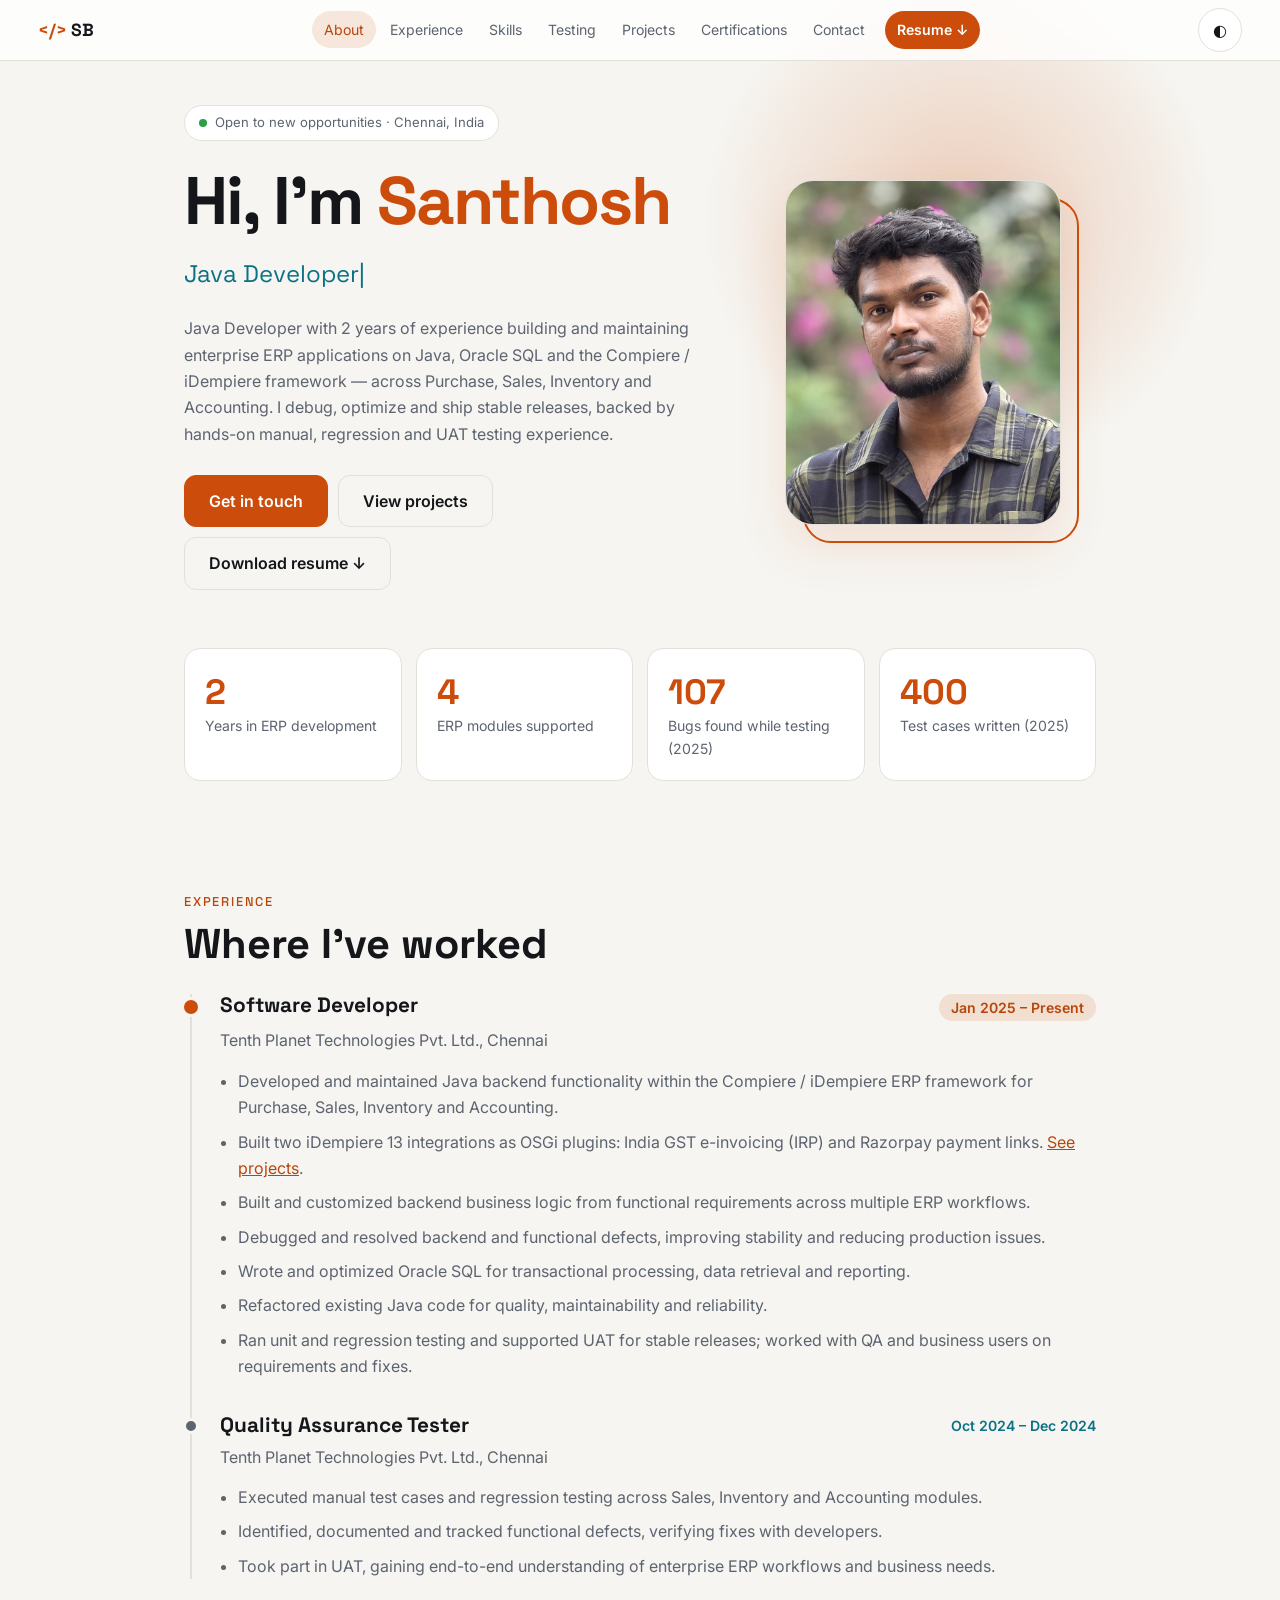
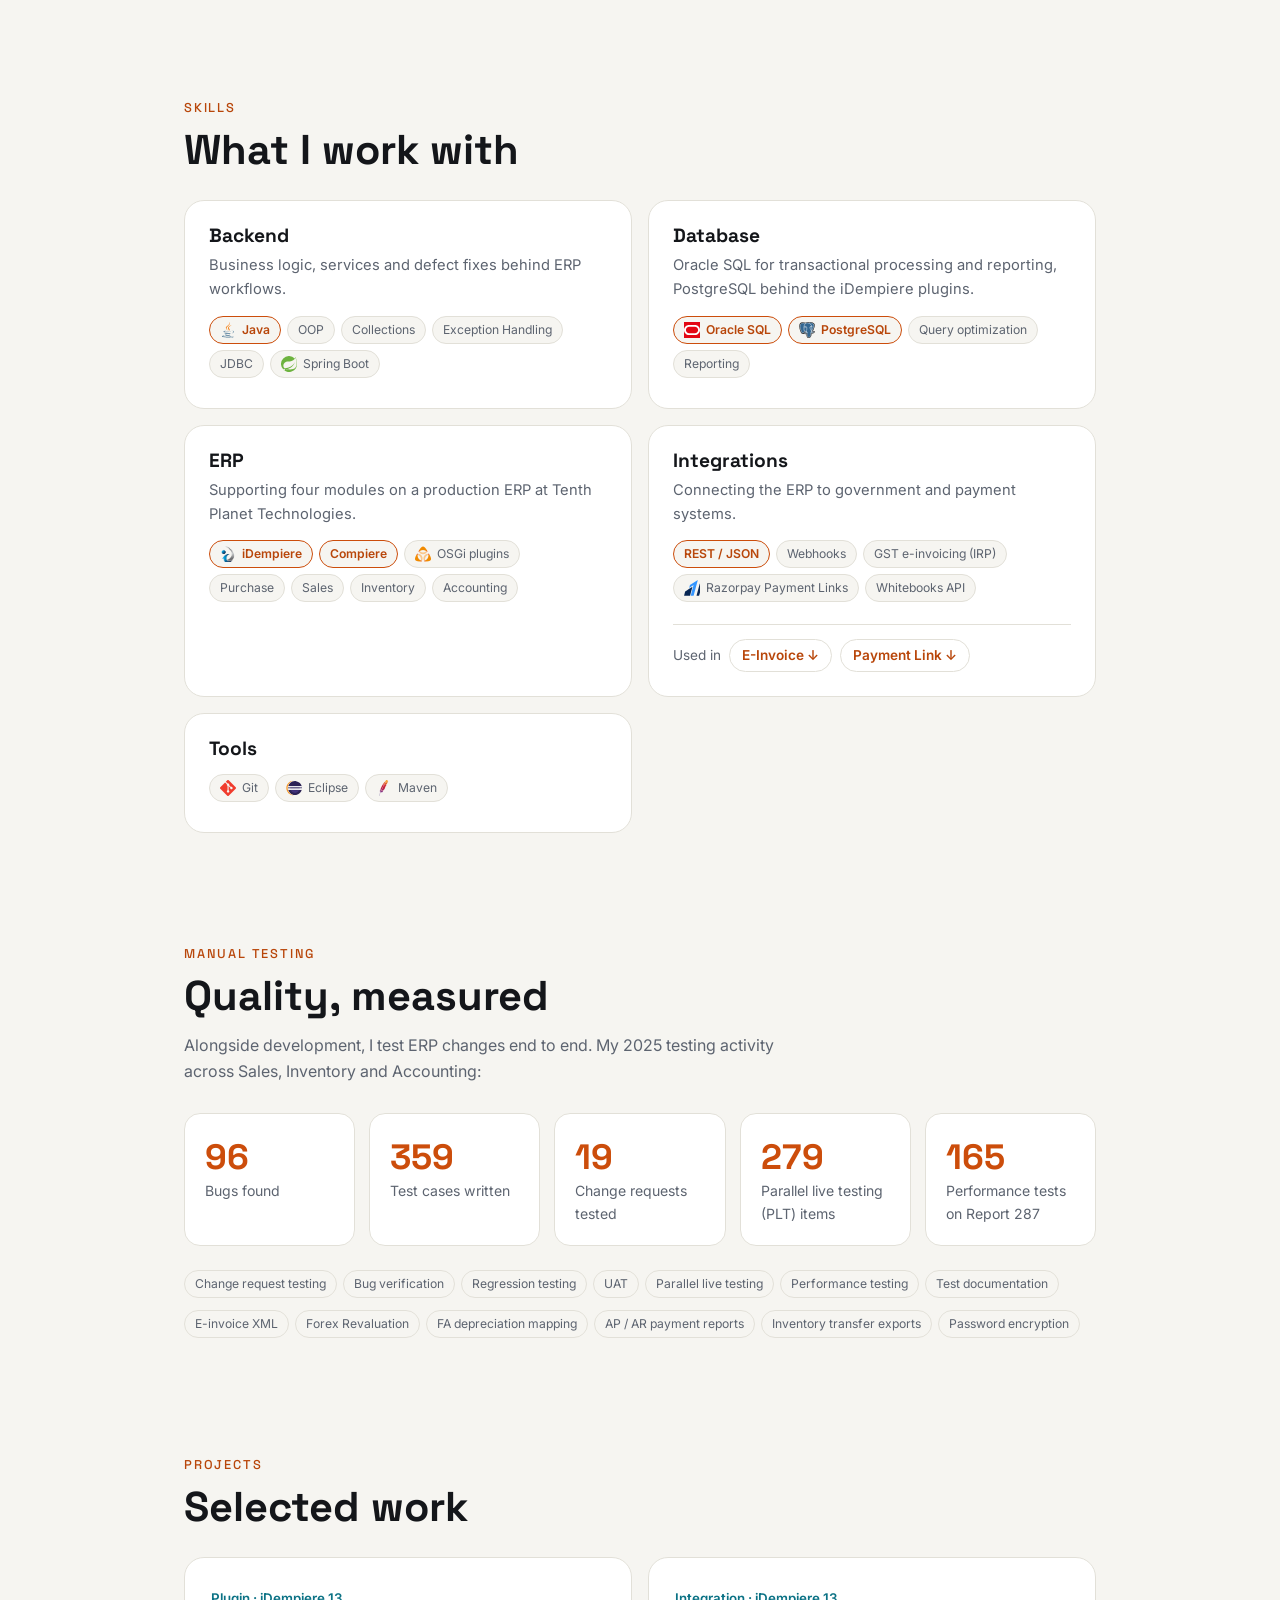
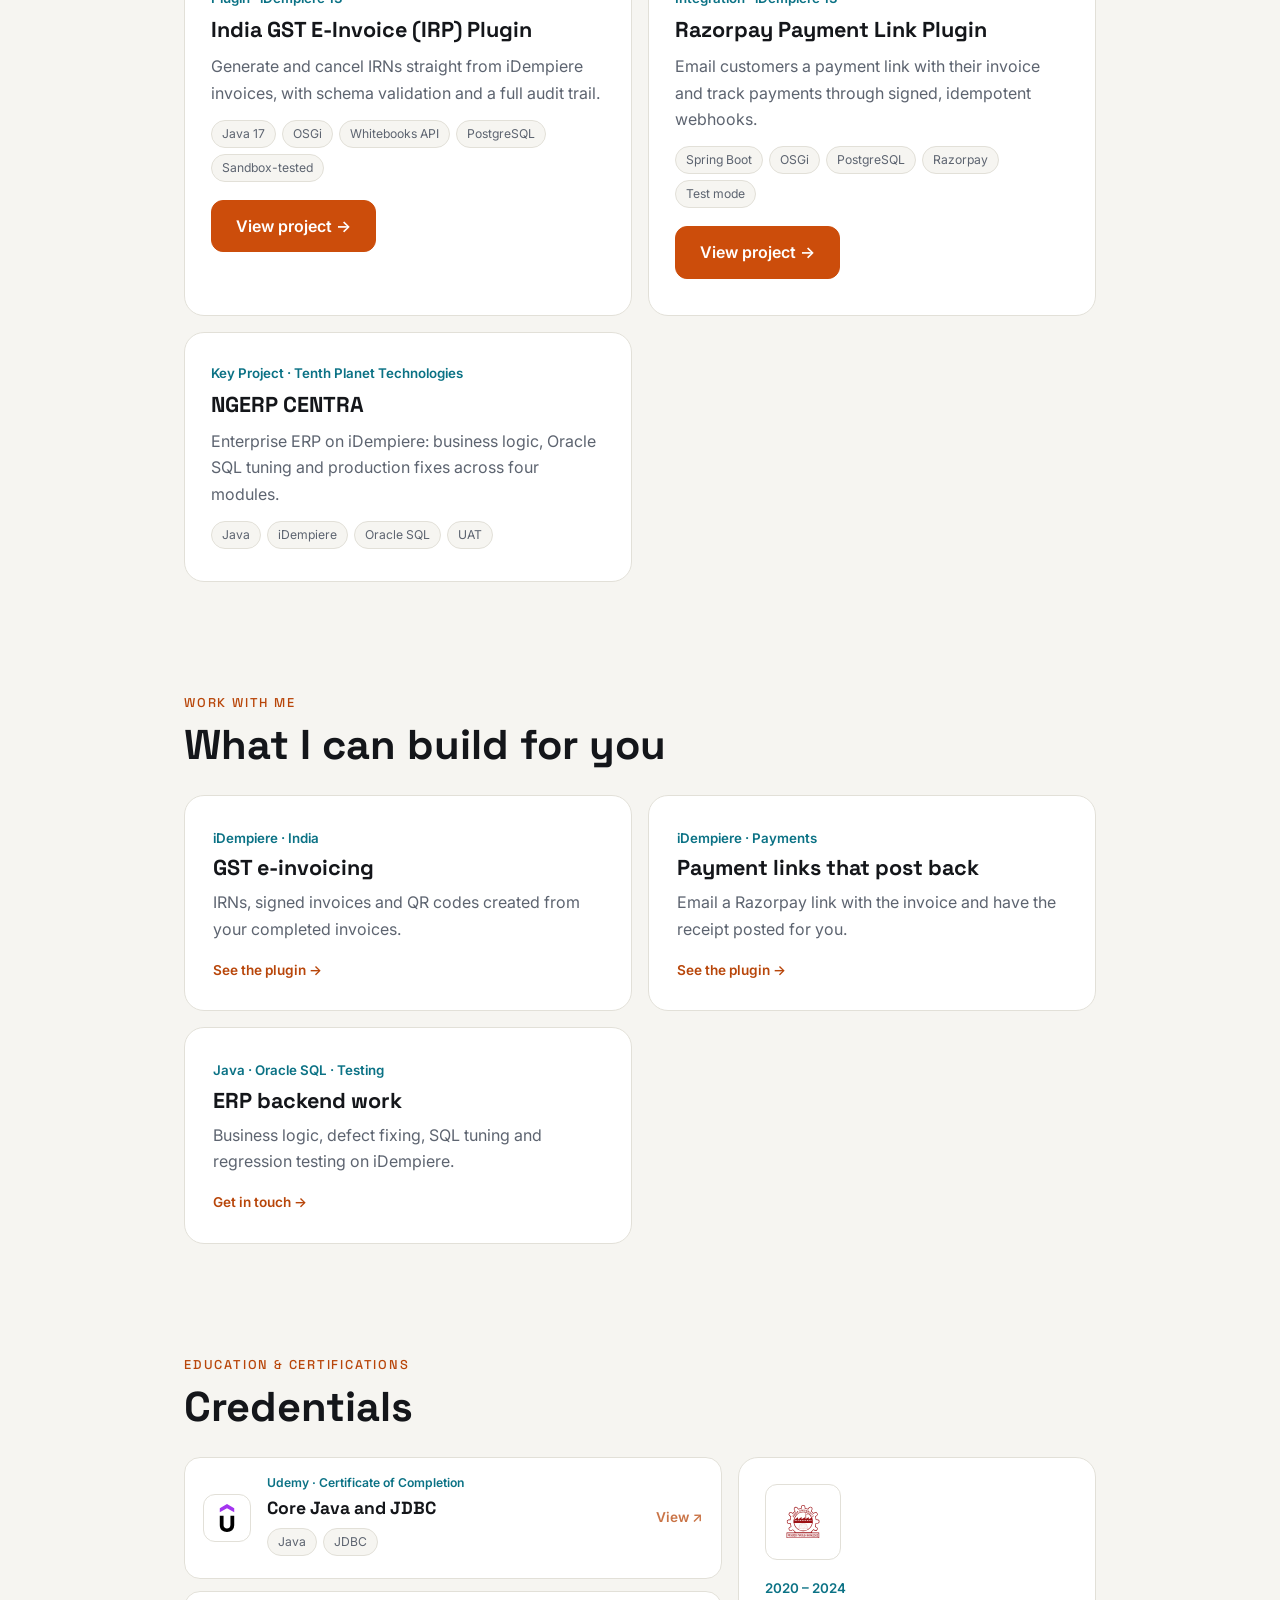
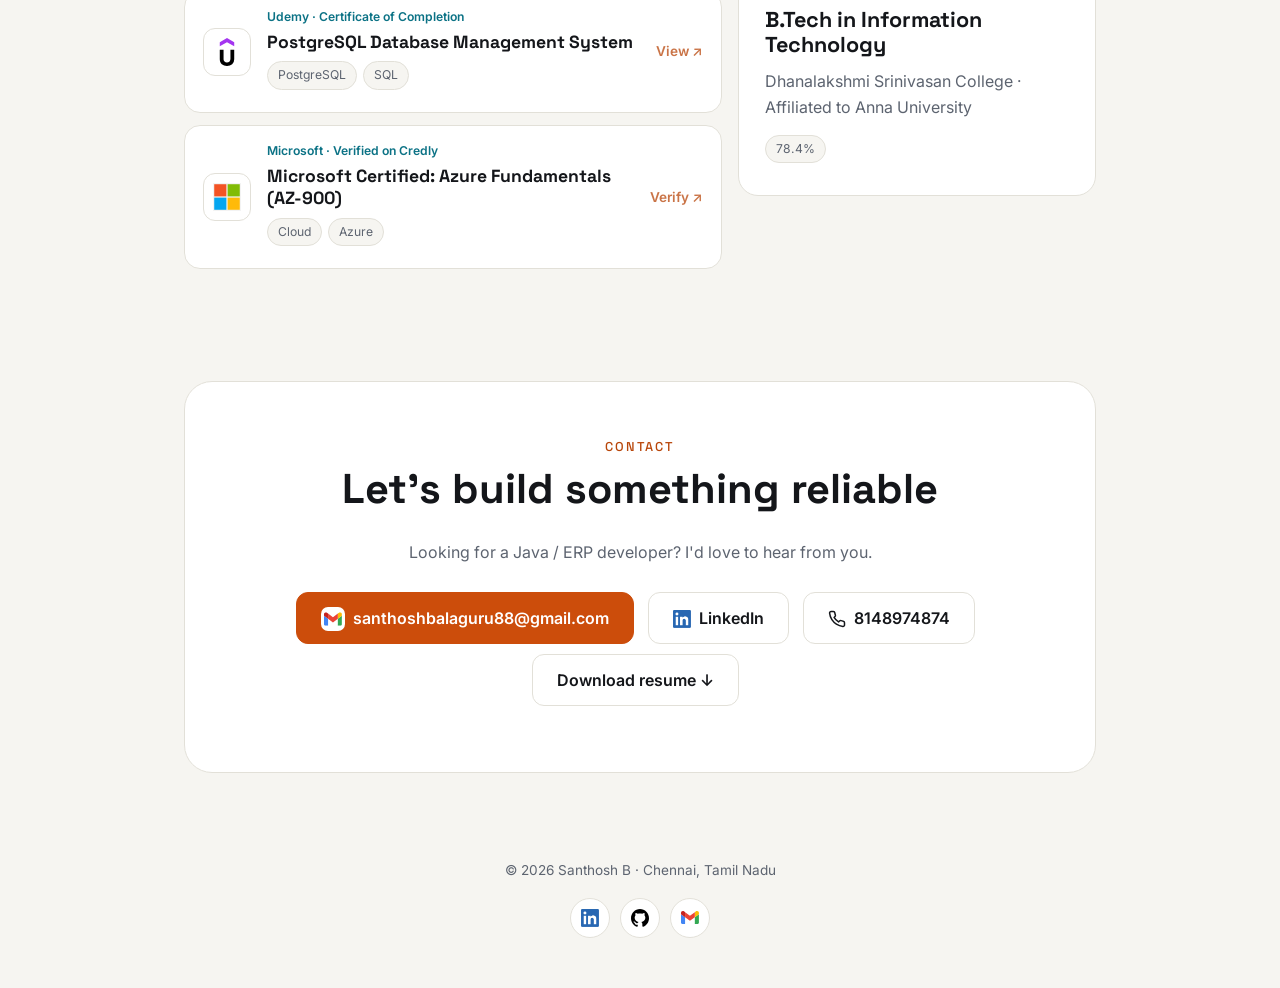
<file: index.html>
<!DOCTYPE html>
<html lang="en-IN">
<head>
<meta charset="utf-8">
<meta name="viewport" content="width=device-width, initial-scale=1, viewport-fit=cover">
<title>Santhosh B | Java Developer · iDempiere &amp; Oracle SQL</title>
<meta name="description" content="Santhosh B, Java Developer in Chennai: 2 years building enterprise ERP apps on Compiere / iDempiere and Oracle SQL, plus regression and UAT testing.">
<meta name="author" content="Santhosh B">
<meta name="robots" content="index,follow,max-image-preview:large">
<meta name="theme-color" content="#f6f5f1" media="(prefers-color-scheme: light)">
<meta name="theme-color" content="#0e1013" media="(prefers-color-scheme: dark)">
<!-- <meta name="theme-color" content="#cc4d0b"> -->
<link rel="canonical" href="https://santhoshbalaguru.website/">
<meta property="og:type" content="website">
<meta property="og:locale" content="en_IN">
<meta property="og:title" content="Santhosh B | Java Developer · iDempiere &amp; Oracle SQL">
<meta property="og:description" content="Santhosh B, Java Developer in Chennai: 2 years building enterprise ERP apps on Compiere / iDempiere and Oracle SQL, plus regression and UAT testing.">
<meta property="og:url" content="https://santhoshbalaguru.website/">
<meta property="og:site_name" content="Santhosh B">
<meta property="og:image" content="https://santhoshbalaguru.website/og-image.png">
<meta property="og:image:width" content="1200">
<meta property="og:image:height" content="630">
<meta property="og:image:alt" content="Santhosh B, Java Developer">
<meta name="twitter:card" content="summary_large_image">
<meta name="twitter:image" content="https://santhoshbalaguru.website/og-image.png">
<meta name="twitter:title" content="Santhosh B | Java Developer · iDempiere &amp; Oracle SQL">
<meta name="twitter:description" content="Santhosh B, Java Developer in Chennai: 2 years building enterprise ERP apps on Compiere / iDempiere and Oracle SQL, plus regression and UAT testing.">
<script type="application/ld+json">
{"@context":"https://schema.org","@type":"Person","name":"Santhosh B","url":"https://santhoshbalaguru.website/","jobTitle":"Java Developer","description":"Santhosh B, Java Developer in Chennai: 2 years building enterprise ERP apps on Compiere / iDempiere and Oracle SQL, plus regression and UAT testing.","address":{"@type":"PostalAddress","addressLocality":"Chennai","addressRegion":"Tamil Nadu","addressCountry":"IN"},"worksFor":{"@type":"Organization","name":"Tenth Planet Technologies Pvt. Ltd."},"alumniOf":{"@type":"CollegeOrUniversity","name":"Dhanalakshmi Srinivasan College"},"knowsAbout":["Java","JDBC","Spring Boot","Oracle SQL","PostgreSQL","iDempiere","Compiere","OSGi","ERP","REST APIs","GST e-invoicing","Razorpay Payment Links","Manual Testing","Regression Testing","UAT"],"sameAs":["https://linkedin.com/in/santhoshb88","https://github.com/santhoshbalaguru-dev"]}
</script>
<link rel="icon" type="image/png" href="/favicon.png">
<link rel="preconnect" href="https://fonts.googleapis.com">
<link rel="preconnect" href="https://fonts.gstatic.com" crossorigin>
<link href="https://fonts.googleapis.com/css2?family=Space+Grotesk:wght@500;700&family=Inter:wght@400;500;600&display=swap" rel="stylesheet">
<link rel="stylesheet" href="/site.css">
<script src="/site.js"></script>
<noscript><style>.rv{opacity:1;transform:none}.stat b{font-size:0}.stat b:after{content:attr(data-n);font-size:2.2rem}.type{display:none}</style></noscript>
<style>
/* index-only styles (shared theme, layout and animations are in site.css) */
.type{font-family:'Space Grotesk',sans-serif;font-size:clamp(1.1rem,3vw,1.5rem);color:var(--acc2);min-height:1.8em}
.type:after{content:"|";animation:p 1s infinite}
.tl{border-left:2px solid var(--line);margin-left:6px;padding-left:28px}.tl>div{position:relative;margin-bottom:34px}.tl>div:last-child{margin-bottom:0}.tl>div:before{content:"";box-sizing:border-box;position:absolute;left:-37px;top:4px;width:16px;height:16px;border-radius:50%;background:var(--acc);border:3px solid var(--bg)}.tl ul{margin:0;padding-left:18px;color:var(--mute)}.tl li{margin-bottom:8px}.tl li a{color:var(--acc-text)}
.tl>div:not(.now):before{background:var(--mute)}
.tl>.now:before{left:-39px;top:3px;width:20px;height:20px;animation:now 2.4s ease-out infinite}
.tl>.now .when{color:var(--acc-text);background:color-mix(in srgb,var(--acc) 13%,transparent);padding:2px 12px;border-radius:99px}
@keyframes now{0%{box-shadow:0 0 0 0 color-mix(in srgb,var(--acc) 45%,transparent)}100%{box-shadow:0 0 0 12px transparent}}
@media(prefers-reduced-motion:reduce){.tl>.now:before{animation:none}}
.row{display:flex;justify-content:space-between;gap:10px;flex-wrap:wrap;margin-bottom:6px}
.row h3{font-size:1.3rem}.when{color:var(--acc2);font-size:.88rem;font-weight:600}
.co{color:var(--mute);margin-bottom:14px}
.bars{display:grid;grid-template-columns:repeat(auto-fit,minmax(min(300px,100%),1fr));gap:16px}
.sk{background:var(--card);border:1px solid var(--line);border-radius:20px;padding:24px;transition:.3s}
.sk:hover{border-color:var(--acc);box-shadow:0 14px 34px var(--glow)}
.sk h3{font-size:1.2rem;margin-bottom:6px}.sk>p{margin:0;color:var(--mute);font-size:.92rem}
.sk .pills{margin-top:14px}.sk .pills span.p{border-color:var(--acc);color:var(--acc-text);font-weight:600}
.sk .seen{display:flex;flex-wrap:wrap;align-items:center;gap:8px;margin-top:16px;padding-top:14px;border-top:1px solid var(--line);font-size:.85rem;color:var(--mute)}
.sk .seen a{color:var(--acc-text);font-weight:600;text-decoration:none;padding:4px 12px;border:1px solid var(--line);border-radius:99px;transition:.2s}
.sk .seen a:hover{border-color:var(--acc);background:color-mix(in srgb,var(--acc) 10%,transparent)}
.card.hl{border-color:var(--acc);box-shadow:0 0 0 3px color-mix(in srgb,var(--acc) 35%,transparent),0 14px 34px var(--glow)}
.edu-grid{display:grid;grid-template-columns:minmax(0,1.2fr) minmax(0,.8fr);gap:16px;align-items:start}
@media(max-width:860px){.edu-grid{grid-template-columns:1fr}}
.edu-card .pills{margin-top:6px}
.certs{display:grid;gap:12px;margin:0}
.cert{display:flex;align-items:center;gap:16px;border:1px solid var(--line);border-radius:16px;padding:16px 18px;background:var(--card);text-decoration:none;color:var(--ink);position:relative;transition:.25s}
.cert .go{margin-top:0;white-space:nowrap}
.lg{flex:none;display:grid;place-items:center;width:48px;height:48px;border-radius:12px;background:#fff;border:1px solid var(--line)}
.lg img{width:28px;height:28px;object-fit:contain}
.edu-card .lg{width:76px;height:76px;margin-bottom:14px}
.edu-card .lg img{width:56px;height:56px}
.cert .pills{margin-top:8px}
.cert:hover,.cert:focus-visible{transform:translateY(-4px);border-color:var(--acc);box-shadow:0 14px 34px var(--glow);outline:none}
.cb{flex:1;min-width:0;width:100%}.cb small{display:block;color:var(--acc2);font-weight:600;font-size:.76rem;line-height:1.4;margin-bottom:6px}
.cb b{display:block;font-family:'Space Grotesk',sans-serif;font-size:1.1rem;line-height:1.3;overflow-wrap:anywhere}
.go{flex:none;margin-top:auto;font-size:.85rem;font-weight:600;color:var(--acc-text);opacity:.75;transition:.25s}
.cert:hover .go{opacity:1;transform:translateX(3px)}
.card.next .go{opacity:1}
.contact{text-align:center}
.contact .box{background:var(--card);border:1px solid var(--line);border-radius:28px;padding:56px 24px}
.contact p{color:var(--mute);max-width:480px;margin:0 auto 26px}
@media(prefers-reduced-motion:reduce){.type:after{animation:none}.sk,.cert,.go,.sk .seen a{transition:none}.cert:hover,.cert:focus-visible,.cert:hover .go{transform:none}}
@media(hover:none){.cert:hover,.cert:focus-visible{transform:none;border-color:var(--line);box-shadow:none}.sk:hover{border-color:var(--line);box-shadow:none}}
.hero-grid{display:grid;grid-template-columns:minmax(0,1.2fr) minmax(0,.8fr);gap:48px;align-items:center}
.hero-grid h1{font-size:clamp(2.6rem,6vw,4.2rem)}
@media(max-width:860px){.hero-grid{grid-template-columns:1fr;gap:32px}}
.portrait{margin:0;justify-self:center;position:relative;isolation:isolate;width:min(340px,80%)}
.portrait:before{content:"";position:absolute;inset:18px -18px -18px 18px;border:2px solid var(--acc);border-radius:28px;z-index:-1}
.ph{aspect-ratio:4/5;overflow:hidden;border-radius:28px;border:1px solid var(--line);background:var(--card);box-shadow:0 22px 50px var(--glow)}
/* zoom = scale, left-right-up-down = translate */
.ph img{display:block;width:100%;height:100%;object-fit:cover;object-position:50% 80%;transform:translate(-7%,12%) scale(2.0);transform-origin:50% 30%}
/* To adjust profile picture in mobile view*/
@media(max-width:860px){
.portrait{display:none}
}
</style>
</head>
<body>
<nav aria-label="Main"><a class="brand" href="#about"><span>&lt;/&gt;</span> SB</a>
<div class="links" id="menu"><a href="#about">About</a><a href="#exp">Experience</a><a href="#skills">Skills</a><a href="#qa">Testing</a><a href="#work">Projects</a><a href="#edu">Certifications</a><a href="#contact">Contact</a><a class="nav-btn" href="/Santhosh_B_Resume.pdf" download>Resume ↓</a></div>
<div class="tools"><button id="theme" aria-label="Toggle theme">◐</button><button id="menu-btn" aria-label="Open menu" aria-expanded="false" aria-controls="menu"><svg width="18" height="18" viewBox="0 0 18 18" fill="none" stroke="currentColor" stroke-width="1.8" stroke-linecap="round" aria-hidden="true"><path class="a" d="M3 5h12M3 9h12M3 13h12"/><path class="x" d="M4 4l10 10M14 4L4 14"/></svg></button></div></nav>

<main>
<section class="hero" id="about">
<div class="hero-grid">
<div>
<span class="tag"><i></i>Open to new opportunities · Chennai, India</span>
<h1>Hi, I'm <em>Santhosh</em></h1>
<div class="type" id="type"></div>
<p class="lead">Java Developer with 2 years of experience building and maintaining enterprise ERP applications on Java, Oracle SQL and the Compiere / iDempiere framework — across Purchase, Sales, Inventory and Accounting. I debug, optimize and ship stable releases, backed by hands-on manual, regression and UAT testing experience.</p>
<a class="btn" href="#contact">Get in touch</a><a class="btn o" href="#work">View projects</a><a class="btn o" href="/Santhosh_B_Resume.pdf" download>Download resume ↓</a>
</div>
<figure class="portrait"><div class="ph"><img src="/profile-photo.jpg" alt="Santhosh B" width="400" height="500" loading="lazy"></div></figure>
</div>
<div class="stats">
<div class="stat"><b data-n="2">0</b><span>Years in ERP development</span></div>
<div class="stat"><b data-n="4">0</b><span>ERP modules supported</span></div>
<div class="stat"><b data-n="107">0</b><span>Bugs found while testing (2025)</span></div>
<div class="stat"><b data-n="400">0</b><span>Test cases written (2025)</span></div>
</div>
</section>

<section id="exp" class="rv">
<div class="eyebrow">Experience</div><h2>Where I've worked</h2>
<div class="tl">
<div class="now"><div class="row"><h3>Software Developer</h3><span class="when">Jan 2025 – Present</span></div><div class="co">Tenth Planet Technologies Pvt. Ltd., Chennai</div>
<ul><li>Developed and maintained Java backend functionality within the Compiere / iDempiere ERP framework for Purchase, Sales, Inventory and Accounting.</li>
<li>Built two iDempiere 13 integrations as OSGi plugins: India GST e-invoicing (IRP) and Razorpay payment links. <a href="#work">See projects</a>.</li>
<li>Built and customized backend business logic from functional requirements across multiple ERP workflows.</li>
<li>Debugged and resolved backend and functional defects, improving stability and reducing production issues.</li>
<li>Wrote and optimized Oracle SQL for transactional processing, data retrieval and reporting.</li>
<li>Refactored existing Java code for quality, maintainability and reliability.</li>
<li>Ran unit and regression testing and supported UAT for stable releases; worked with QA and business users on requirements and fixes.</li></ul></div>
<div><div class="row"><h3>Quality Assurance Tester</h3><span class="when">Oct 2024 – Dec 2024</span></div><div class="co">Tenth Planet Technologies Pvt. Ltd., Chennai</div>
<ul><li>Executed manual test cases and regression testing across Sales, Inventory and Accounting modules.</li>
<li>Identified, documented and tracked functional defects, verifying fixes with developers.</li>
<li>Took part in UAT, gaining end-to-end understanding of enterprise ERP workflows and business needs.</li></ul></div>
</div>
</section>

<section id="skills" class="rv">
<div class="eyebrow">Skills</div><h2>What I work with</h2>
<div class="bars">
<div class="sk"><h3>Backend</h3><p>Business logic, services and defect fixes behind ERP workflows.</p><div class="pills"><span class="p"><img src="/icons/java.svg" alt="" width="16" height="16">Java</span><span>OOP</span><span>Collections</span><span>Exception Handling</span><span>JDBC</span><span><img src="/icons/springboot.svg" alt="" width="16" height="16">Spring Boot</span></div></div>
<div class="sk"><h3>Database</h3><p>Oracle SQL for transactional processing and reporting, PostgreSQL behind the iDempiere plugins.</p><div class="pills"><span class="p"><img src="/icons/oracle.svg" alt="" width="16" height="16">Oracle SQL</span><span class="p"><img src="/icons/postgresql.svg" alt="" width="16" height="16">PostgreSQL</span><span>Query optimization</span><span>Reporting</span></div></div>
<div class="sk"><h3>ERP</h3><p>Supporting four modules on a production ERP at Tenth Planet Technologies.</p><div class="pills"><span class="p"><img src="/icons/idempiere.png" alt="" width="16" height="16">iDempiere</span><span class="p">Compiere</span><span><img src="/icons/osgi.png" alt="" width="16" height="16">OSGi plugins</span><span>Purchase</span><span>Sales</span><span>Inventory</span><span>Accounting</span></div></div>
<div class="sk"><h3>Integrations</h3><p>Connecting the ERP to government and payment systems.</p><div class="pills"><span class="p">REST / JSON</span><span>Webhooks</span><span>GST e-invoicing (IRP)</span><span><img src="/icons/razorpay.svg" alt="" width="16" height="16">Razorpay Payment Links</span><span>Whitebooks API</span></div><div class="seen"><span>Used in</span><a href="#p-einvoice">E-Invoice ↓</a><a href="#p-payment">Payment Link ↓</a></div></div>
<div class="sk"><h3>Tools</h3><div class="pills"><span><img src="/icons/git.svg" alt="" width="16" height="16">Git</span><span><img src="/icons/eclipse.svg" alt="" width="16" height="16">Eclipse</span><span><img src="/icons/maven.svg" alt="" width="16" height="16">Maven</span></div></div>
</div>
</section>

<section id="qa" class="rv">
<div class="eyebrow">Manual Testing</div><h2>Quality, measured</h2>
<p class="lead" style="margin-top:-14px">Alongside development, I test ERP changes end to end. My 2025 testing activity across Sales, Inventory and Accounting:</p>
<div class="stats" style="margin-top:0">
<div class="stat"><b data-n="107">0</b><span>Bugs found</span></div>
<div class="stat"><b data-n="400">0</b><span>Test cases written</span></div>
<div class="stat"><b data-n="21">0</b><span>Change requests tested</span></div>
<div class="stat"><b data-n="311">0</b><span>Parallel live testing (PLT) items</span></div>
<div class="stat"><b data-n="184">0</b><span>Performance tests on Report 287</span></div>
</div>
<div class="pills" style="margin-top:24px"><span>Change request testing</span><span>Bug verification</span><span>Regression testing</span><span>UAT</span><span>Parallel live testing</span><span>Performance testing</span><span>Test documentation</span></div>
<div class="pills" style="margin-top:6px"><span>E-invoice XML</span><span>Forex Revaluation</span><span>FA depreciation mapping</span><span>AP / AR payment reports</span><span>Inventory transfer exports</span><span>Password encryption</span></div>
</section>

<section id="work" class="rv">
<div class="eyebrow">Projects</div><h2>Selected work</h2>
<div class="grid">
<div class="card" id="p-einvoice"><small>Plugin · iDempiere 13</small><h3>India GST E-Invoice (IRP) Plugin</h3><p>Generate and cancel IRNs straight from iDempiere invoices, with schema validation and a full audit trail.</p><div class="pills"><span>Java 17</span><span>OSGi</span><span>Whitebooks API</span><span>PostgreSQL</span><span>Sandbox-tested</span></div><a class="btn" href="/einvoice" style="margin-top:12px">View project →</a></div>
<div class="card" id="p-payment"><small>Integration · iDempiere 13</small><h3>Razorpay Payment Link Plugin</h3><p>Email customers a payment link with their invoice and track payments through signed, idempotent webhooks.</p><div class="pills"><span>Spring Boot</span><span>OSGi</span><span>PostgreSQL</span><span>Razorpay</span><span>Test mode</span></div><a class="btn" href="/paymentlink" style="margin-top:12px">View project →</a></div><div class="card"><small>Key Project · Tenth Planet Technologies</small><h3>NGERP CENTRA</h3><p>Enterprise ERP on iDempiere: business logic, Oracle SQL tuning and production fixes across four modules.</p><div class="pills"><span>Java</span><span>iDempiere</span><span>Oracle SQL</span><span>UAT</span></div></div>
</div>
</section>

<section id="build" class="rv">
<div class="eyebrow">Work with me</div><h2>What I can build for you</h2>
<div class="grid">
<a class="card next" href="/einvoice"><small>iDempiere · India</small><h3>GST e-invoicing</h3><p>IRNs, signed invoices and QR codes created from your completed invoices.</p><span class="go">See the plugin →</span></a>
<a class="card next" href="/paymentlink"><small>iDempiere · Payments</small><h3>Payment links that post back</h3><p>Email a Razorpay link with the invoice and have the receipt posted for you.</p><span class="go">See the plugin →</span></a>
<a class="card next" href="#contact"><small>Java · Oracle SQL · Testing</small><h3>ERP backend work</h3><p>Business logic, defect fixing, SQL tuning and regression testing on iDempiere.</p><span class="go">Get in touch →</span></a>
</div></section>

<section id="edu" class="rv">
<div class="eyebrow">Education &amp; Certifications</div><h2>Credentials</h2>
<div class="edu-grid">
<div class="certs">
<a class="cert" href="https://www.udemy.com/certificate/UC-5e685139-abd2-43ed-b27d-0bf77f85c052/" target="_blank" rel="noopener"><span class="lg"><img src="/icons/udemy.svg" alt="" width="28" height="28"></span><span class="cb"><small>Udemy · Certificate of Completion</small><b>Core Java and JDBC</b><div class="pills"><span>Java</span><span>JDBC</span></div></span><span class="go">View ↗</span></a>
<a class="cert" href="https://www.udemy.com/certificate/UC-26dd299c-749d-40ff-84b7-709927bcfcb7/" target="_blank" rel="noopener"><span class="lg"><img src="/icons/udemy.svg" alt="" width="28" height="28"></span><span class="cb"><small>Udemy · Certificate of Completion</small><b>PostgreSQL Database Management System</b><div class="pills"><span>PostgreSQL</span><span>SQL</span></div></span><span class="go">View ↗</span></a>
<a class="cert" href="https://www.credly.com/badges/c9484f52-9594-4102-beeb-a816257a2bc6/public_url" target="_blank" rel="noopener"><span class="lg"><img src="/icons/microsoft.svg" alt="" width="28" height="28"></span><span class="cb"><small>Microsoft · Verified on Credly</small><b>Microsoft Certified: Azure Fundamentals (AZ-900)</b><div class="pills"><span>Cloud</span><span>Azure</span></div></span><span class="go">Verify ↗</span></a>
</div>
<div class="card edu-card"><span class="lg"><img src="/icons/anna-university.svg" alt="Anna University logo" width="54" height="54"></span><small>2020 – 2024</small><h3>B.Tech in Information Technology</h3><p>Dhanalakshmi Srinivasan College · Affiliated to Anna University</p><div class="pills"><span class="p">78.4%</span></div></div>
</div>
</section>

<section id="contact" class="contact rv">
<div class="box"><div class="eyebrow">Contact</div><h2>Let's build something reliable</h2>
<p>Looking for a Java / ERP developer? I'd love to hear from you.</p>
<a class="btn" href="mailto:santhoshbalaguru88@gmail.com"><img class="chip" src="/icons/gmail.svg" alt="" width="24" height="24">santhoshbalaguru88@gmail.com</a>
<a class="btn o" href="https://linkedin.com/in/santhoshb88" target="_blank" rel="noopener"><img src="/icons/linkedin.png" alt="" width="18" height="18">LinkedIn</a>
<a class="btn o" href="tel:+918148974874"><svg viewBox="0 0 24 24" aria-hidden="true"><path d="M22 16.92v3a2 2 0 0 1-2.18 2 19.79 19.79 0 0 1-8.63-3.07 19.5 19.5 0 0 1-6-6 19.79 19.79 0 0 1-3.07-8.67A2 2 0 0 1 4.11 2h3a2 2 0 0 1 2 1.72c.13.96.36 1.9.7 2.81a2 2 0 0 1-.45 2.11L8.09 9.91a16 16 0 0 0 6 6l1.27-1.27a2 2 0 0 1 2.11-.45c.91.34 1.85.57 2.81.7A2 2 0 0 1 22 16.92z"/></svg>8148974874</a><a class="btn o" href="/Santhosh_B_Resume.pdf" download>Download resume ↓</a></div>
</section>
</main>
<footer>© 2026 Santhosh B · Chennai, Tamil Nadu<div class="soc"><a href="https://linkedin.com/in/santhoshb88" target="_blank" rel="noopener" aria-label="LinkedIn"><img src="/icons/linkedin.png" alt="" width="18" height="18"></a><a href="https://github.com/santhoshbalaguru-dev" target="_blank" rel="noopener" aria-label="GitHub"><img class="gh-l" src="/icons/github-black.svg" alt="" width="18" height="18"><img class="gh-d" src="/icons/github-white.svg" alt="" width="18" height="18"></a><a href="mailto:santhoshbalaguru88@gmail.com" aria-label="Email"><img src="/icons/gmail.svg" alt="" width="18" height="18"></a></div></footer>

<script>
// typing (static first line when reduced motion is preferred)
var words=['Java Developer','iDempiere / Compiere Developer','Oracle SQL & JDBC','Manual Testing & UAT'],wi=0,ci=0,del=false,el=document.getElementById('type');
if(matchMedia('(prefers-reduced-motion:reduce)').matches){el.textContent=words[0]}
else(function t(){var w=words[wi];el.textContent=w.slice(0,ci);
 if(!del&&ci===w.length){del=true;return setTimeout(t,1400)}
 if(del&&ci===0){del=false;wi=(wi+1)%words.length}
 ci+=del?-1:1;setTimeout(t,del?35:70)})();
// highlight a project card when its link in Skills is clicked
document.querySelectorAll('.sk .seen a[href^="#p-"]').forEach(function(a){a.addEventListener('click',function(){var c=document.querySelector(a.getAttribute('href'));if(!c)return;c.classList.remove('hl');void c.offsetWidth;c.classList.add('hl');setTimeout(function(){c.classList.remove('hl')},2600)})});
</script>
</body>
</html>
</file>
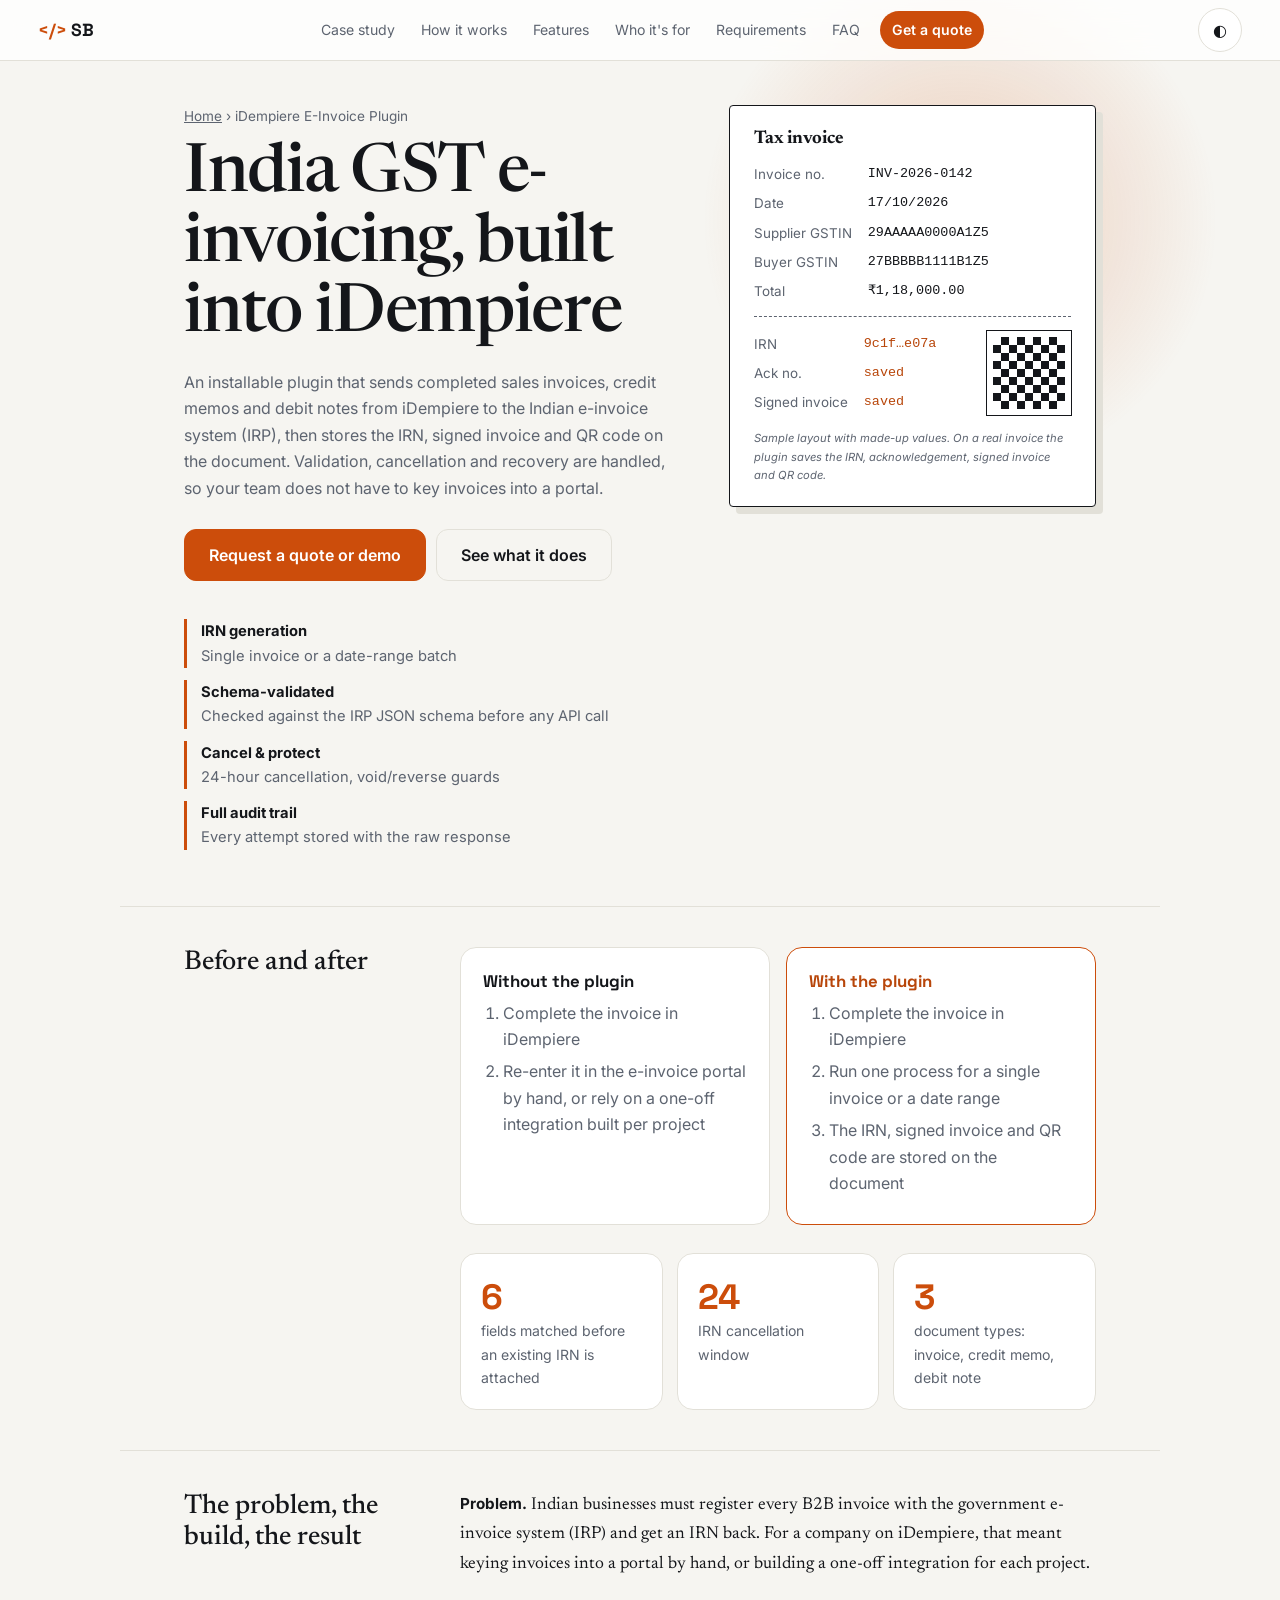
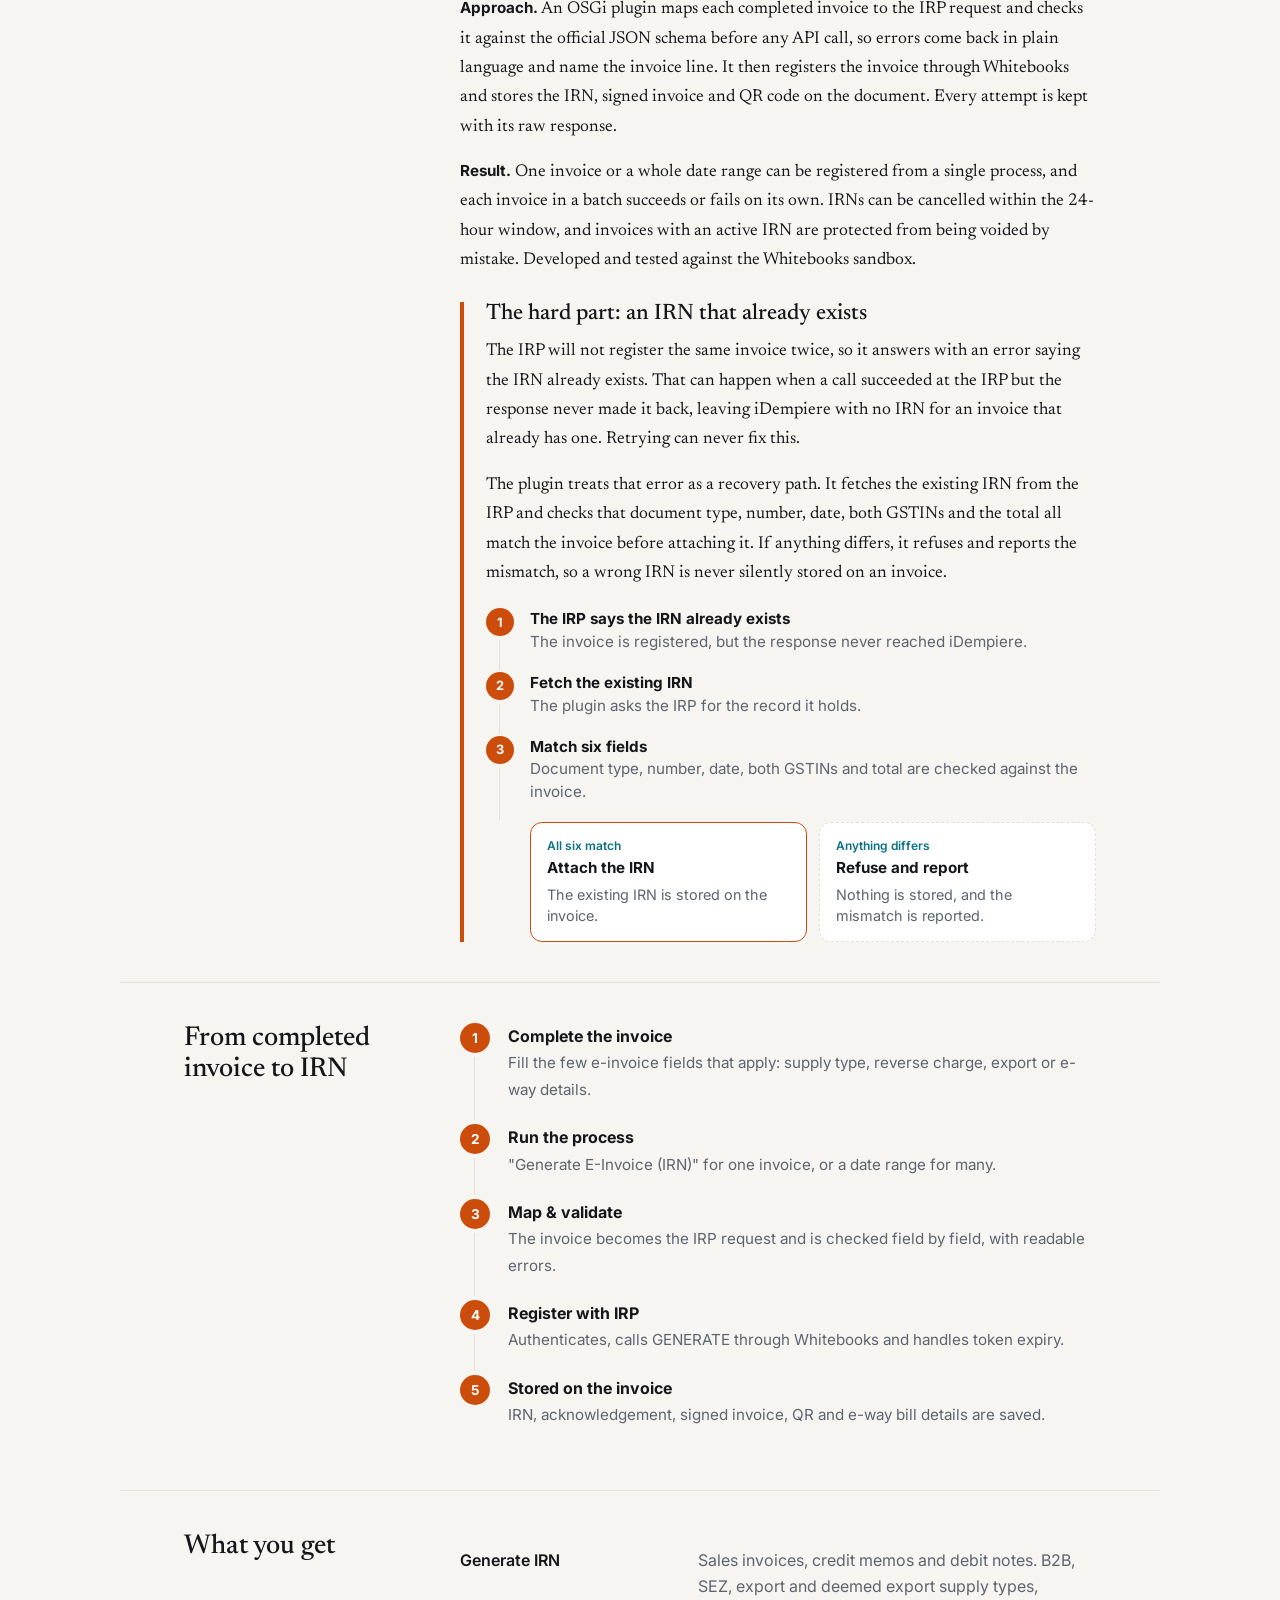
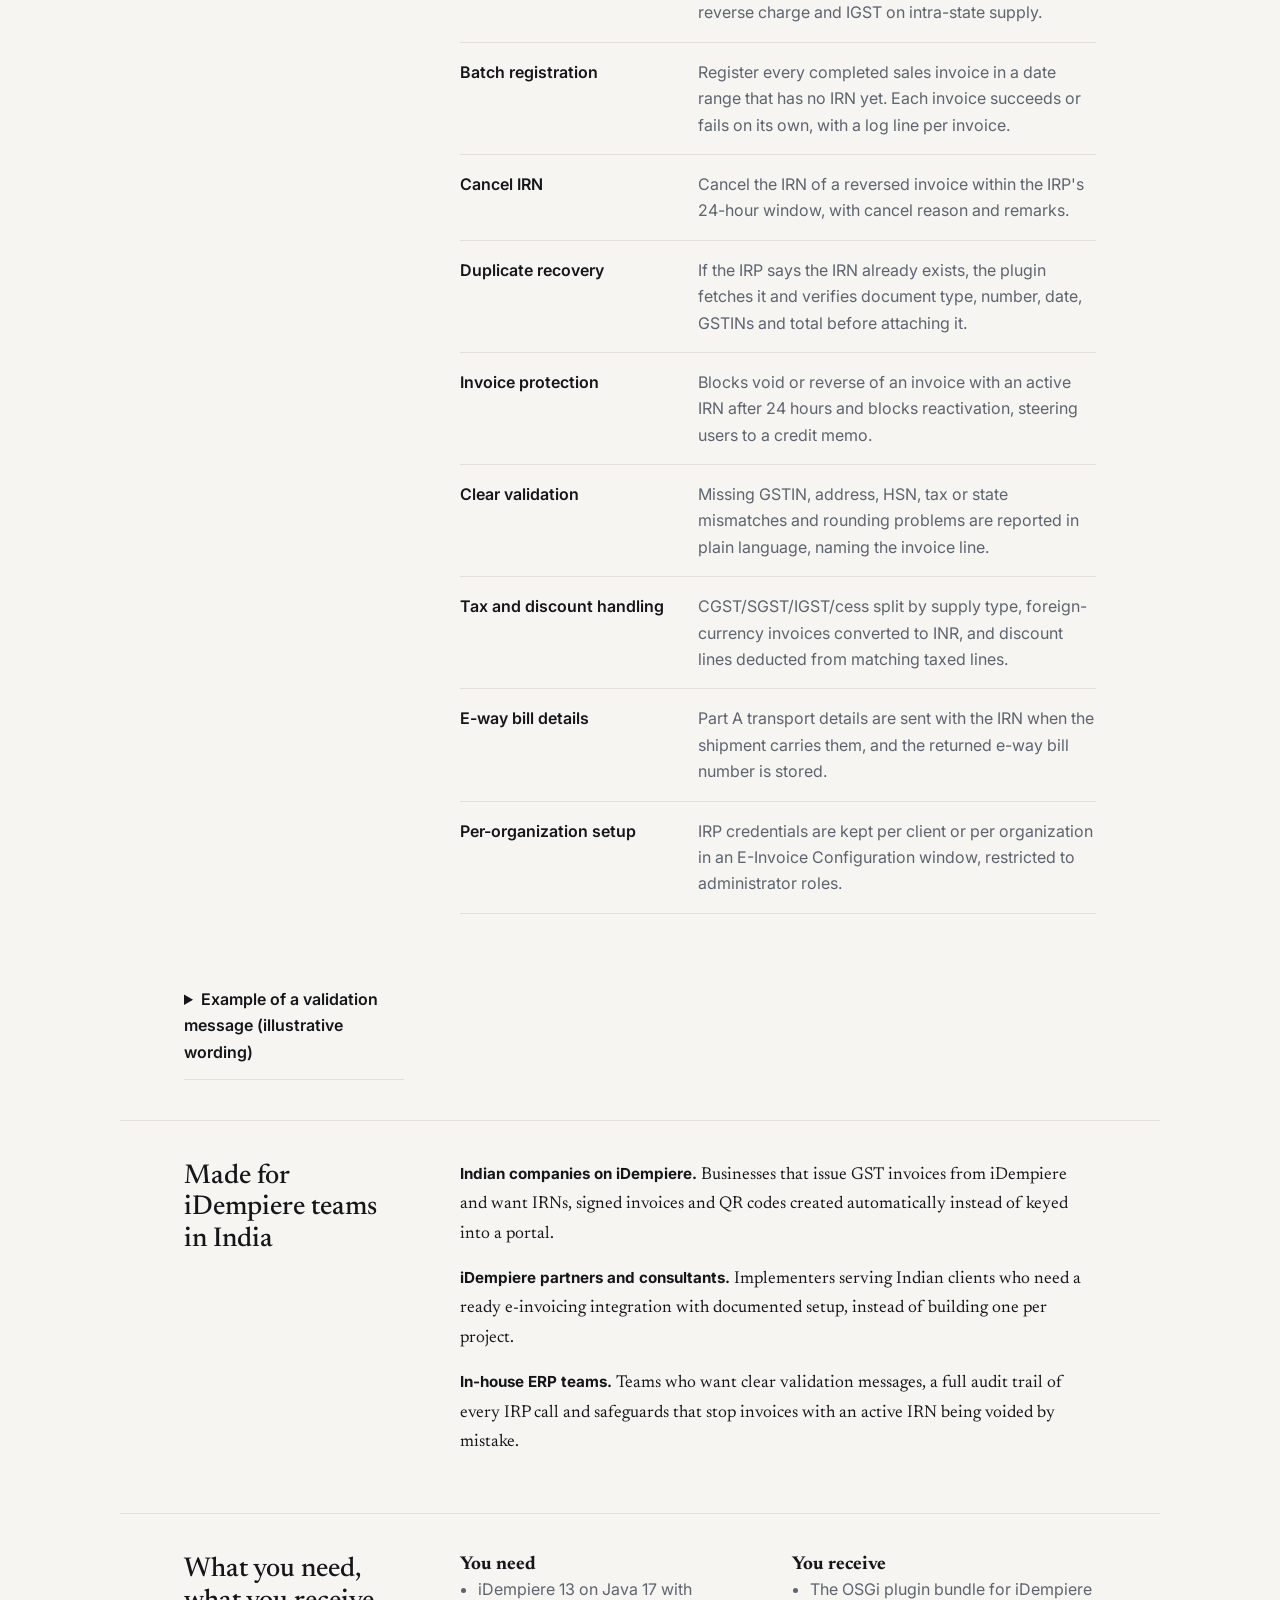
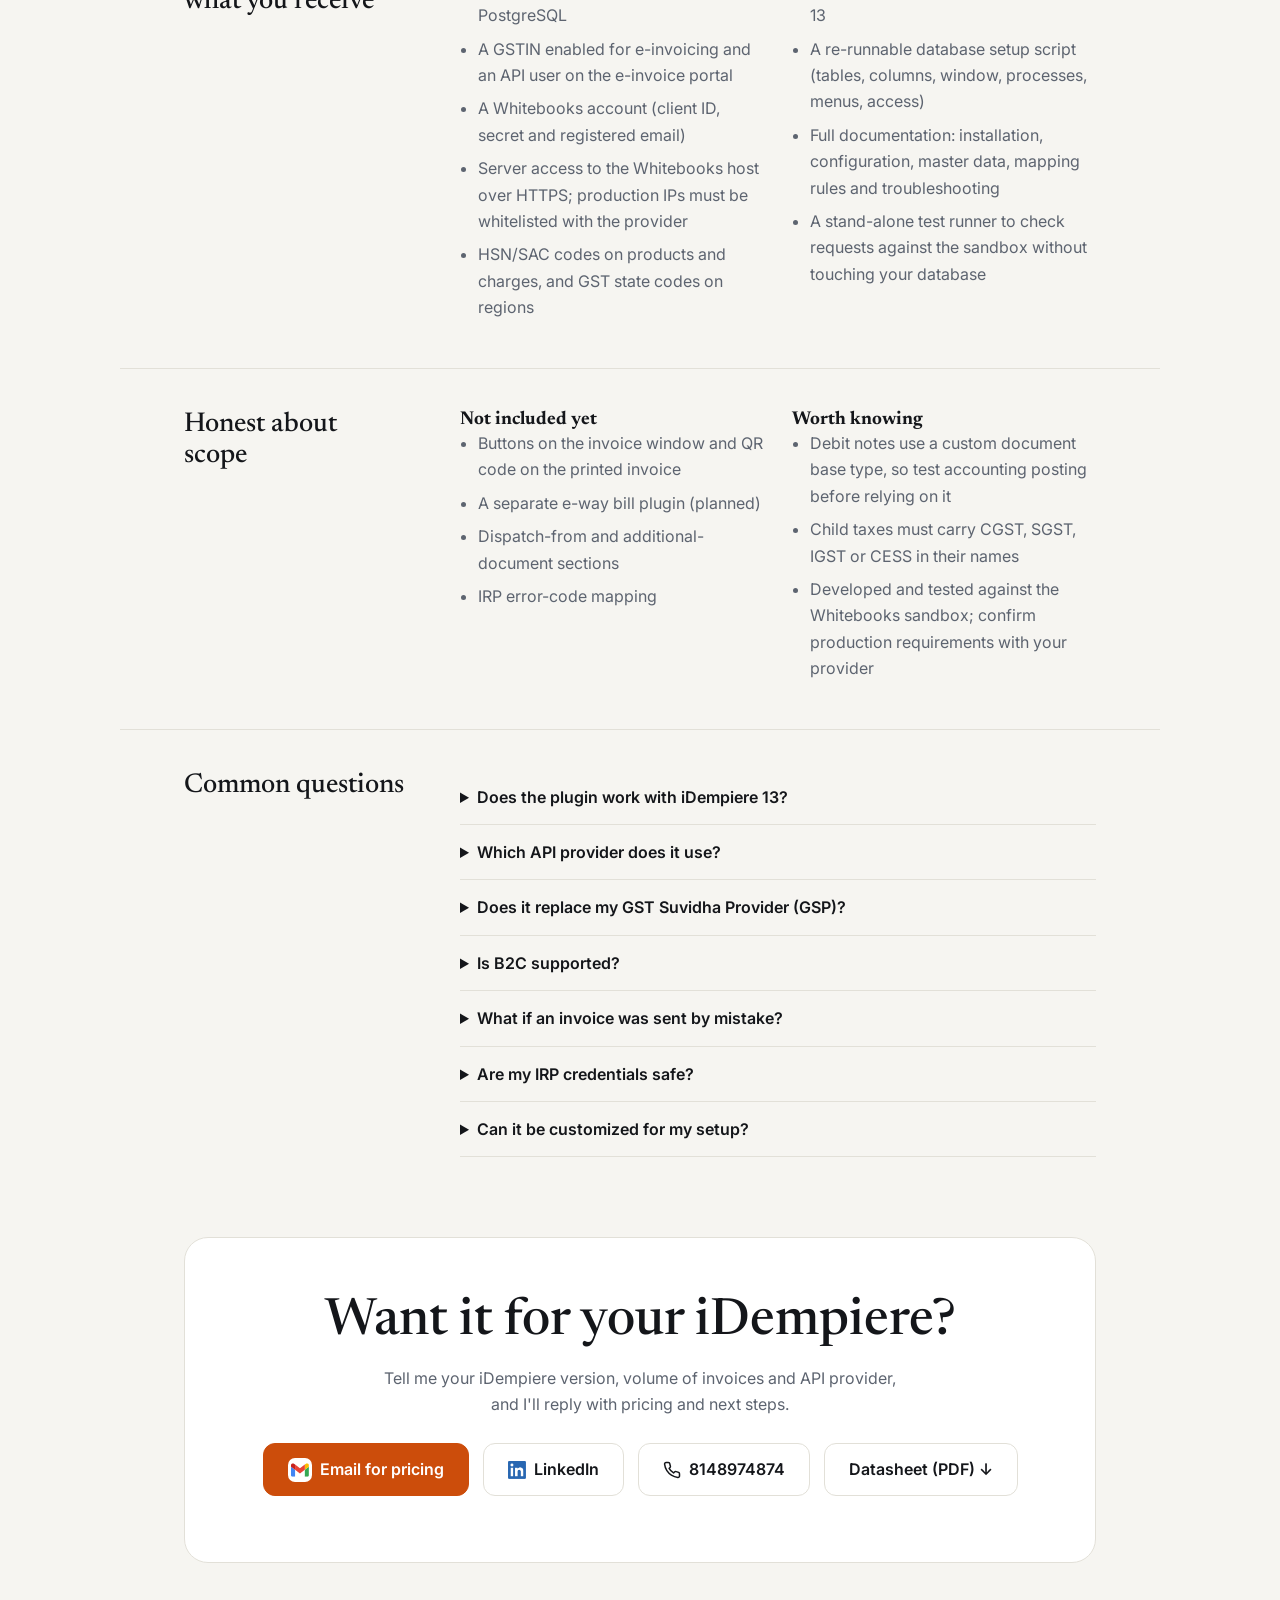
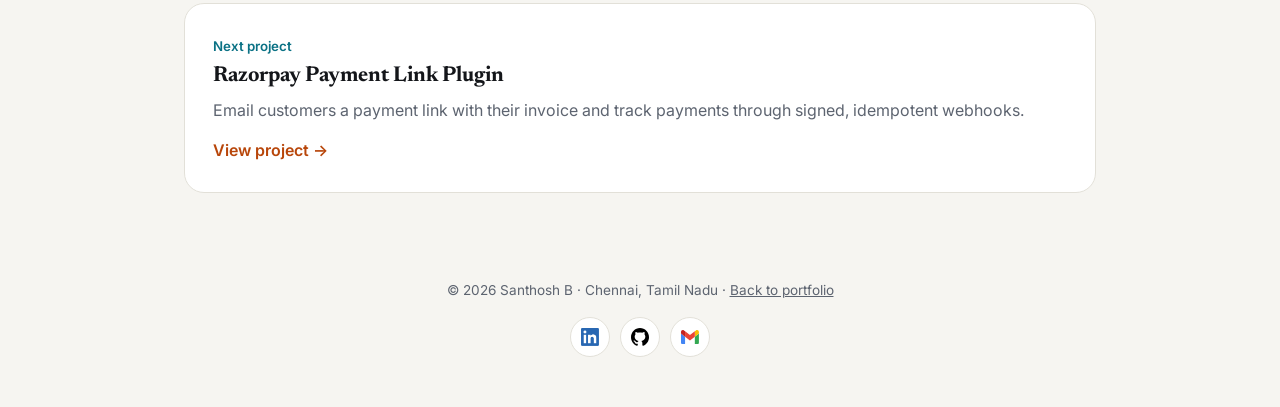
<file: einvoice.html>
<!DOCTYPE html>
<html lang="en-IN">
<head>
<meta charset="utf-8">
<meta name="viewport" content="width=device-width, initial-scale=1, viewport-fit=cover">
<title>iDempiere E-Invoice Plugin for India GST (IRN) | Santhosh B</title>
<meta name="description" content="iDempiere 13 plugin for India GST e-invoicing. Generate and cancel IRNs via Whitebooks with schema validation, duplicate recovery and a full audit trail.">
<meta name="robots" content="index,follow,max-image-preview:large">
<!-- <meta name="theme-color" content="#cc4d0b"> -->
<meta name="theme-color" content="#f6f5f1" media="(prefers-color-scheme: light)">
<meta name="theme-color" content="#0e1013" media="(prefers-color-scheme: dark)">
<meta name="author" content="Santhosh B">
<link rel="canonical" href="https://santhoshbalaguru.website/einvoice">
<meta property="og:type" content="website">
<meta property="og:locale" content="en_IN">
<meta property="og:title" content="iDempiere E-Invoice Plugin for India GST (IRN) | Santhosh B">
<meta property="og:description" content="iDempiere 13 plugin for India GST e-invoicing. Generate and cancel IRNs via Whitebooks with schema validation, duplicate recovery and a full audit trail.">
<meta property="og:url" content="https://santhoshbalaguru.website/einvoice">
<meta property="og:site_name" content="Santhosh B">
<meta property="og:image" content="https://santhoshbalaguru.website/einvoice-og.png">
<meta property="og:image:width" content="1200">
<meta property="og:image:height" content="630">
<meta property="og:image:alt" content="iDempiere E-Invoice Plugin for India GST, generate and cancel IRNs from iDempiere 13">
<meta name="twitter:card" content="summary_large_image">
<meta name="twitter:title" content="iDempiere E-Invoice Plugin for India GST (IRN) | Santhosh B">
<meta name="twitter:description" content="iDempiere 13 plugin for India GST e-invoicing. Generate and cancel IRNs via Whitebooks with schema validation, duplicate recovery and a full audit trail.">
<meta name="twitter:image" content="https://santhoshbalaguru.website/einvoice-og.png">
<script type="application/ld+json">
{"@context": "https://schema.org", "@graph": [{"@type": "WebPage", "@id": "https://santhoshbalaguru.website/einvoice#page", "url": "https://santhoshbalaguru.website/einvoice", "name": "iDempiere E-Invoice Plugin for India GST (IRN) | Santhosh B", "description": "iDempiere 13 plugin for India GST e-invoicing. Generate and cancel IRNs via Whitebooks with schema validation, duplicate recovery and a full audit trail.", "inLanguage": "en-IN", "isPartOf": {"@type": "WebSite", "name": "Santhosh B", "url": "https://santhoshbalaguru.website/"}, "primaryImageOfPage": "https://santhoshbalaguru.website/einvoice-og.png", "breadcrumb": {"@id": "https://santhoshbalaguru.website/einvoice#crumbs"}, "mainEntity": {"@id": "https://santhoshbalaguru.website/einvoice#software"}}, {"@type": "SoftwareApplication", "@id": "https://santhoshbalaguru.website/einvoice#software", "name": "iDempiere E-Invoice (IRN) Plugin for India GST", "applicationCategory": "BusinessApplication", "applicationSubCategory": "ERP plugin", "operatingSystem": "Java 17 (iDempiere 13, PostgreSQL)", "softwareRequirements": "iDempiere 13, Java 17, PostgreSQL, Whitebooks account", "description": "iDempiere 13 plugin for India GST e-invoicing. Generate and cancel IRNs via Whitebooks with schema validation, duplicate recovery and a full audit trail.", "url": "https://santhoshbalaguru.website/einvoice", "image": "https://santhoshbalaguru.website/einvoice-og.png", "author": {"@type": "Person", "name": "Santhosh B", "url": "https://santhoshbalaguru.website/", "sameAs": ["https://linkedin.com/in/santhoshb88"]}}, {"@type": "BreadcrumbList", "@id": "https://santhoshbalaguru.website/einvoice#crumbs", "itemListElement": [{"@type": "ListItem", "position": 1, "name": "Home", "item": "https://santhoshbalaguru.website/"}, {"@type": "ListItem", "position": 2, "name": "iDempiere E-Invoice Plugin", "item": "https://santhoshbalaguru.website/einvoice"}]}, {"@type": "FAQPage", "mainEntity": [{"@type": "Question", "name": "Does the plugin work with iDempiere 13?", "acceptedAnswer": {"@type": "Answer", "text": "Yes. It is built for iDempiere 13 on Java 17 and PostgreSQL, as an OSGi plugin installed like any other iDempiere bundle."}}, {"@type": "Question", "name": "Which API provider does it use?", "acceptedAnswer": {"@type": "Answer", "text": "Whitebooks GSP. You use your own Whitebooks credentials and your own GSTIN; the plugin does not route invoices through anyone else."}}, {"@type": "Question", "name": "Does it replace my GST Suvidha Provider (GSP)?", "acceptedAnswer": {"@type": "Answer", "text": "No. It is the integration between iDempiere and the e-invoice system. You still need a Whitebooks account and an API user on the e-invoice portal."}}, {"@type": "Question", "name": "Is B2C supported?", "acceptedAnswer": {"@type": "Answer", "text": "No. The IRP does not accept B2C invoices, so in batch mode they are skipped, and a single invoice without a buyer GSTIN returns a clear error (exports excepted)."}}, {"@type": "Question", "name": "What if an invoice was sent by mistake?", "acceptedAnswer": {"@type": "Answer", "text": "Reverse it and cancel the IRN within 24 hours. After that, issue a credit memo. The plugin enforces this so users do not end up with an inconsistent state."}}, {"@type": "Question", "name": "Are my IRP credentials safe?", "acceptedAnswer": {"@type": "Answer", "text": "Password, client ID and secret are stored in encrypted columns and kept out of the change log. Encryption depends on your iDempiere Secure class, so the documentation explains how to verify it before entering production credentials."}}, {"@type": "Question", "name": "Can it be customized for my setup?", "acceptedAnswer": {"@type": "Answer", "text": "Mapping rules, extra fields and workflow changes can be discussed. Tell me what you need when you get in touch."}}]}]}
</script>
<link rel="icon" type="image/png" href="/favicon.png">
<link rel="preconnect" href="https://fonts.googleapis.com">
<link rel="preconnect" href="https://fonts.gstatic.com" crossorigin>
<link href="https://fonts.googleapis.com/css2?family=Space+Grotesk:wght@500;700&family=Inter:wght@400;500;600&family=Newsreader:opsz,wght@6..72,400;6..72,500;6..72,600&display=swap" rel="stylesheet">
<link rel="stylesheet" href="/site.css">
<script src="/site.js"></script>
<noscript><style>.stat b{font-size:0}.stat b:after{content:attr(data-n) attr(data-s);font-size:2.2rem}</style></noscript>
<style>
/* e-invoice page: document / ledger layout. Shared theme and nav live in site.css */
code{font-size:.9em;background:color-mix(in srgb,var(--ink) 8%,transparent);padding:1px 6px;border-radius:5px}
.crumb{font-size:.85rem;color:var(--mute);margin:0 0 14px}.crumb a{color:var(--mute)}
.rows>div{display:grid;grid-template-columns:minmax(120px,210px) minmax(0,1fr);gap:6px 28px;padding:16px 0;border-bottom:1px solid var(--line)}
.rows>div:first-child{padding-top:0}.rows dt{font-weight:600}.rows dd{margin:0;color:var(--mute)}
@media(max-width:680px){.rows>div{grid-template-columns:1fr}}
details{border-bottom:1px solid var(--line);padding:14px 0}summary{cursor:pointer;font-weight:600}details p{color:var(--mute);margin:10px 0 0;max-width:64ch}
.cols{display:grid;grid-template-columns:repeat(auto-fit,minmax(min(260px,100%),1fr));gap:28px}
.cols ul{margin:0;padding-left:18px;color:var(--mute)}.cols li{margin-bottom:7px}
.ei{--serif:'Newsreader',Georgia,serif}
.ei h1{font:500 clamp(2.4rem,6.5vw,4.2rem)/1.04 var(--serif);letter-spacing:-.02em;margin:0 0 18px}
.ei h2,.ei h3{font-family:var(--serif)}
.hero2{display:grid;grid-template-columns:minmax(0,1.15fr) minmax(0,.85fr);gap:48px;align-items:start}
@media(max-width:860px){.hero2{grid-template-columns:1fr;gap:36px}}
.facts{list-style:none;margin:28px 0 0;padding:0;display:grid;gap:12px}
.facts li{border-left:3px solid var(--acc);padding-left:14px;color:var(--mute);font-size:.92rem}.facts b{display:block;color:var(--ink)}
.inv{background:var(--card);border:1px solid var(--ink);border-radius:4px;padding:22px 24px;font-size:.84rem;box-shadow:7px 7px 0 var(--line)}
.inv h3{font-size:1.15rem;margin:0}.inv dl{margin:14px 0;display:grid;grid-template-columns:auto minmax(0,1fr);gap:7px 16px}
.inv dt{color:var(--mute)}.inv dd{margin:0;font-family:ui-monospace,Consolas,monospace;overflow-wrap:anywhere}
.irn{border-top:1px dashed var(--mute);padding-top:14px;display:grid;grid-template-columns:minmax(0,1fr) 84px;gap:14px;align-items:center}
.irn dd{color:var(--acc-text)}.irn dl{margin:0}
.qr{width:84px;height:84px;border:6px solid var(--card);outline:1px solid var(--ink);background:repeating-conic-gradient(var(--ink) 0 25%,var(--card) 0 50%) 0 0/16px 16px}
.inv small{display:block;margin-top:14px;color:var(--mute);font-style:italic}
.led{display:grid;grid-template-columns:minmax(150px,220px) minmax(0,1fr);gap:20px 56px;border-top:1px solid var(--line);padding:56px 5vw}
.led>h2{font-size:1.7rem;font-weight:500;margin:0;position:sticky;top:96px;align-self:start}
@media(max-width:760px){.led{grid-template-columns:1fr}.led>h2{position:static}}
.pr p{font:1.08rem/1.7 var(--serif);max-width:64ch;margin:0 0 16px}.pr b{font-family:Inter,sans-serif;font-size:.95rem}
.pull{margin-top:26px;border-left:4px solid var(--acc);padding-left:22px}.pull h3{font-size:1.4rem;font-weight:500;margin-bottom:10px}
.rec{margin-top:20px}
.rec-steps{list-style:none;margin:0;padding:0;counter-reset:r}
.rec-steps li{position:relative;padding:0 0 18px 44px;counter-increment:r;font:.95rem/1.5 Inter,sans-serif;color:var(--mute)}
.rec-steps li:before{content:counter(r);position:absolute;left:0;top:0;width:28px;height:28px;border-radius:50%;background:var(--acc);color:var(--on-acc);display:grid;place-items:center;font:700 .8rem Inter,sans-serif}
.rec-steps li:after{content:"";position:absolute;left:13px;top:32px;bottom:2px;border-left:1px solid var(--line)}
.rec-steps b{display:block;color:var(--ink)}
.rec-out{display:grid;grid-template-columns:repeat(auto-fit,minmax(min(240px,100%),1fr));gap:12px;margin-left:44px}
.rec-out>div{border:1px solid var(--line);border-radius:12px;background:var(--card);padding:14px 16px;font:.9rem/1.5 Inter,sans-serif;color:var(--mute)}
.rec-out small{display:block;font-weight:600;color:var(--acc2)}
.rec-out b{display:block;color:var(--ink);margin:2px 0 4px}
.rec-out .ok{border-color:var(--acc)}
.rec-out .no{border-style:dashed}
.steps{list-style:none;margin:0;padding:0;counter-reset:s}
.steps li{position:relative;padding:0 0 22px 48px;counter-increment:s}
.steps li:before{content:counter(s);position:absolute;left:0;top:0;width:30px;height:30px;border-radius:50%;background:var(--acc);color:var(--on-acc);display:grid;place-items:center;font:700 .85rem Inter}
.steps li:not(:last-child):after{content:"";position:absolute;left:14px;top:34px;bottom:4px;border-left:1px solid var(--line)}
.steps b{display:block}.steps span{color:var(--mute);font-size:.95rem}
.sign{padding:56px 5vw}.sign .box{background:var(--card);border:1px solid var(--line);border-radius:24px;padding:56px 24px;text-align:center}
.sign h2{font:500 clamp(2rem,5vw,3.2rem)/1.1 var(--serif);margin-bottom:14px}
.sign p{color:var(--mute);max-width:520px;margin:0 auto 26px}.sign .btn{margin:0 5px 10px}
</style>
</head>
<body>
<nav aria-label="Main"><a class="brand" href="/" aria-label="Santhosh B home"><span>&lt;/&gt;</span> SB</a>
<div class="links" id="menu"><a href="#case">Case study</a><a href="#how">How it works</a><a href="#features">Features</a><a href="#who">Who it's for</a><a href="#requirements">Requirements</a><a href="#faq">FAQ</a><a class="nav-btn" href="#contact">Get a quote</a></div>
<div class="tools"><button id="theme" aria-label="Toggle theme">◐</button><button id="menu-btn" aria-label="Open menu" aria-expanded="false" aria-controls="menu"><svg width="18" height="18" viewBox="0 0 18 18" fill="none" stroke="currentColor" stroke-width="1.8" stroke-linecap="round" aria-hidden="true"><path class="a" d="M3 5h12M3 9h12M3 13h12"/><path class="x" d="M4 4l10 10M14 4L4 14"/></svg></button></div></nav>
<main class="ei">
<section class="hero hero2">
<div>
<p class="crumb"><a href="/">Home</a> › iDempiere E-Invoice Plugin</p>
<h1>India GST e-invoicing, built into iDempiere</h1>
<p class="lead">An installable plugin that sends completed sales invoices, credit memos and debit notes from iDempiere to the Indian e-invoice system (IRP), then stores the IRN, signed invoice and QR code on the document. Validation, cancellation and recovery are handled, so your team does not have to key invoices into a portal.</p>
<a class="btn" href="#contact">Request a quote or demo</a><a class="btn o" href="#features">See what it does</a>
<ul class="facts"><li><b>IRN generation</b>Single invoice or a date-range batch</li><li><b>Schema-validated</b>Checked against the IRP JSON schema before any API call</li><li><b>Cancel &amp; protect</b>24-hour cancellation, void/reverse guards</li><li><b>Full audit trail</b>Every attempt stored with the raw response</li></ul>
</div>
<aside class="inv" aria-label="Sample of what the plugin stores on an invoice">
<h3>Tax invoice</h3>
<dl><dt>Invoice no.</dt><dd>INV-2026-0142</dd><dt>Date</dt><dd>17/10/2026</dd><dt>Supplier GSTIN</dt><dd>29AAAAA0000A1Z5</dd><dt>Buyer GSTIN</dt><dd>27BBBBB1111B1Z5</dd><dt>Total</dt><dd>₹1,18,000.00</dd></dl>
<div class="irn"><dl><dt>IRN</dt><dd>9c1f…e07a</dd><dt>Ack no.</dt><dd>saved</dd><dt>Signed invoice</dt><dd>saved</dd></dl><div class="qr" role="img" aria-label="QR code placeholder"></div></div>
<small>Sample layout with made-up values. On a real invoice the plugin saves the IRN, acknowledgement, signed invoice and QR code.</small>
</aside>
</section>

<section class="led"><h2>Before and after</h2><div>
<div class="ba"><div><b>Without the plugin</b><ol><li>Complete the invoice in iDempiere</li><li>Re-enter it in the e-invoice portal by hand, or rely on a one-off integration built per project</li></ol></div>
<div class="af"><b>With the plugin</b><ol><li>Complete the invoice in iDempiere</li><li>Run one process for a single invoice or a date range</li><li>The IRN, signed invoice and QR code are stored on the document</li></ol></div></div>
<div class="stats" style="margin-top:28px"><div class="stat"><b data-n="6">0</b><span>fields matched before an existing IRN is attached</span></div><div class="stat"><b data-n="24" data-s=" h">0</b><span>IRN cancellation window</span></div><div class="stat"><b data-n="3">0</b><span>document types: invoice, credit memo, debit note</span></div></div></div></section>

<section id="case" class="led"><h2>The problem, the build, the result</h2>
<div class="pr">
<p><b>Problem.</b> Indian businesses must register every B2B invoice with the government e-invoice system (IRP) and get an IRN back. For a company on iDempiere, that meant keying invoices into a portal by hand, or building a one-off integration for each project.</p>
<p><b>Approach.</b> An OSGi plugin maps each completed invoice to the IRP request and checks it against the official JSON schema before any API call, so errors come back in plain language and name the invoice line. It then registers the invoice through Whitebooks and stores the IRN, signed invoice and QR code on the document. Every attempt is kept with its raw response.</p>
<p><b>Result.</b> One invoice or a whole date range can be registered from a single process, and each invoice in a batch succeeds or fails on its own. IRNs can be cancelled within the 24-hour window, and invoices with an active IRN are protected from being voided by mistake. Developed and tested against the Whitebooks sandbox.</p>
<div class="pull"><h3>The hard part: an IRN that already exists</h3>
<p>The IRP will not register the same invoice twice, so it answers with an error saying the IRN already exists. That can happen when a call succeeded at the IRP but the response never made it back, leaving iDempiere with no IRN for an invoice that already has one. Retrying can never fix this.</p>
<p>The plugin treats that error as a recovery path. It fetches the existing IRN from the IRP and checks that document type, number, date, both GSTINs and the total all match the invoice before attaching it. If anything differs, it refuses and reports the mismatch, so a wrong IRN is never silently stored on an invoice.</p>
<div class="rec" role="group" aria-label="Recovery sequence">
<ol class="rec-steps">
<li><b>The IRP says the IRN already exists</b><span>The invoice is registered, but the response never reached iDempiere.</span></li>
<li><b>Fetch the existing IRN</b><span>The plugin asks the IRP for the record it holds.</span></li>
<li><b>Match six fields</b><span>Document type, number, date, both GSTINs and total are checked against the invoice.</span></li>
</ol>
<div class="rec-out">
<div class="ok"><small>All six match</small><b>Attach the IRN</b><span>The existing IRN is stored on the invoice.</span></div>
<div class="no"><small>Anything differs</small><b>Refuse and report</b><span>Nothing is stored, and the mismatch is reported.</span></div>
</div></div>
</div></div></section>

<section id="how" class="led"><h2>From completed invoice to IRN</h2>
<ol class="steps">
<li><b>Complete the invoice</b><span>Fill the few e-invoice fields that apply: supply type, reverse charge, export or e-way details.</span></li>
<li><b>Run the process</b><span>"Generate E-Invoice (IRN)" for one invoice, or a date range for many.</span></li>
<li><b>Map &amp; validate</b><span>The invoice becomes the IRP request and is checked field by field, with readable errors.</span></li>
<li><b>Register with IRP</b><span>Authenticates, calls GENERATE through Whitebooks and handles token expiry.</span></li>
<li><b>Stored on the invoice</b><span>IRN, acknowledgement, signed invoice, QR and e-way bill details are saved.</span></li>
</ol></section>

<section id="features" class="led"><h2>What you get</h2>
<dl class="rows">
<div><dt>Generate IRN</dt><dd>Sales invoices, credit memos and debit notes. B2B, SEZ, export and deemed export supply types, reverse charge and IGST on intra-state supply.</dd></div>
<div><dt>Batch registration</dt><dd>Register every completed sales invoice in a date range that has no IRN yet. Each invoice succeeds or fails on its own, with a log line per invoice.</dd></div>
<div><dt>Cancel IRN</dt><dd>Cancel the IRN of a reversed invoice within the IRP's 24-hour window, with cancel reason and remarks.</dd></div>
<div><dt>Duplicate recovery</dt><dd>If the IRP says the IRN already exists, the plugin fetches it and verifies document type, number, date, GSTINs and total before attaching it.</dd></div>
<div><dt>Invoice protection</dt><dd>Blocks void or reverse of an invoice with an active IRN after 24 hours and blocks reactivation, steering users to a credit memo.</dd></div>
<div><dt>Clear validation</dt><dd>Missing GSTIN, address, HSN, tax or state mismatches and rounding problems are reported in plain language, naming the invoice line.</dd></div>
<div><dt>Tax and discount handling</dt><dd>CGST/SGST/IGST/cess split by supply type, foreign-currency invoices converted to INR, and discount lines deducted from matching taxed lines.</dd></div>
<div><dt>E-way bill details</dt><dd>Part A transport details are sent with the IRN when the shipment carries them, and the returned e-way bill number is stored.</dd></div>
<div><dt>Per-organization setup</dt><dd>IRP credentials are kept per client or per organization in an E-Invoice Configuration window, restricted to administrator roles.</dd></div>
</dl>
<details style="margin-top:22px"><summary>Example of a validation message (illustrative wording)</summary><p><code>Invoice INV-2026-0142, line 2: HSN code is missing on the product.</code> Errors name the invoice line so the fix is obvious. This is a made-up example of the format, not a captured log.</p></details></section>

<section id="who" class="led"><h2>Made for iDempiere teams in India</h2>
<div class="pr">
<p><b>Indian companies on iDempiere.</b> Businesses that issue GST invoices from iDempiere and want IRNs, signed invoices and QR codes created automatically instead of keyed into a portal.</p>
<p><b>iDempiere partners and consultants.</b> Implementers serving Indian clients who need a ready e-invoicing integration with documented setup, instead of building one per project.</p>
<p><b>In-house ERP teams.</b> Teams who want clear validation messages, a full audit trail of every IRP call and safeguards that stop invoices with an active IRN being voided by mistake.</p>
</div></section>

<section id="requirements" class="led"><h2>What you need, what you receive</h2>
<div class="cols">
<div><h3>You need</h3><ul>
<li>iDempiere 13 on Java 17 with PostgreSQL</li>
<li>A GSTIN enabled for e-invoicing and an API user on the e-invoice portal</li>
<li>A Whitebooks account (client ID, secret and registered email)</li>
<li>Server access to the Whitebooks host over HTTPS; production IPs must be whitelisted with the provider</li>
<li>HSN/SAC codes on products and charges, and GST state codes on regions</li></ul></div>
<div><h3>You receive</h3><ul>
<li>The OSGi plugin bundle for iDempiere 13</li>
<li>A re-runnable database setup script (tables, columns, window, processes, menus, access)</li>
<li>Full documentation: installation, configuration, master data, mapping rules and troubleshooting</li>
<li>A stand-alone test runner to check requests against the sandbox without touching your database</li></ul></div>
</div></section>

<section class="led"><h2>Honest about scope</h2>
<div class="cols">
<div><h3>Not included yet</h3><ul>
<li>Buttons on the invoice window and QR code on the printed invoice</li>
<li>A separate e-way bill plugin (planned)</li>
<li>Dispatch-from and additional-document sections</li>
<li>IRP error-code mapping</li></ul></div>
<div><h3>Worth knowing</h3><ul>
<li>Debit notes use a custom document base type, so test accounting posting before relying on it</li>
<li>Child taxes must carry CGST, SGST, IGST or CESS in their names</li>
<li>Developed and tested against the Whitebooks sandbox; confirm production requirements with your provider</li></ul></div>
</div></section>

<section id="faq" class="led"><h2>Common questions</h2>
<div>
<details><summary>Does the plugin work with iDempiere 13?</summary><p>Yes. It is built for iDempiere 13 on Java 17 and PostgreSQL, as an OSGi plugin installed like any other iDempiere bundle.</p></details>
<details><summary>Which API provider does it use?</summary><p>Whitebooks GSP. You use your own Whitebooks credentials and your own GSTIN; the plugin does not route invoices through anyone else.</p></details>
<details><summary>Does it replace my GST Suvidha Provider (GSP)?</summary><p>No. It is the integration between iDempiere and the e-invoice system. You still need a Whitebooks account and an API user on the e-invoice portal.</p></details>
<details><summary>Is B2C supported?</summary><p>No. The IRP does not accept B2C invoices, so in batch mode they are skipped, and a single invoice without a buyer GSTIN returns a clear error (exports excepted).</p></details>
<details><summary>What if an invoice was sent by mistake?</summary><p>Reverse it and cancel the IRN within 24 hours. After that, issue a credit memo. The plugin enforces this so users do not end up with an inconsistent state.</p></details>
<details><summary>Are my IRP credentials safe?</summary><p>Password, client ID and secret are stored in encrypted columns and kept out of the change log. Encryption depends on your iDempiere Secure class, so the documentation explains how to verify it before entering production credentials.</p></details>
<details><summary>Can it be customized for my setup?</summary><p>Mapping rules, extra fields and workflow changes can be discussed. Tell me what you need when you get in touch.</p></details>
</div></section>

<section id="contact" class="sign"><div class="box"><h2>Want it for your iDempiere?</h2>
<p>Tell me your iDempiere version, volume of invoices and API provider, and I'll reply with pricing and next steps.</p>
<a class="btn" href="mailto:santhoshbalaguru88@gmail.com?subject=iDempiere%20E-Invoice%20Plugin%20enquiry"><img class="chip" src="/icons/gmail.svg" alt="" width="24" height="24">Email for pricing</a>
<a class="btn o" href="https://linkedin.com/in/santhoshb88" target="_blank" rel="noopener"><img src="/icons/linkedin.png" alt="" width="18" height="18">LinkedIn</a>
<a class="btn o" href="tel:+918148974874"><svg viewBox="0 0 24 24" aria-hidden="true"><path d="M22 16.92v3a2 2 0 0 1-2.18 2 19.79 19.79 0 0 1-8.63-3.07 19.5 19.5 0 0 1-6-6 19.79 19.79 0 0 1-3.07-8.67A2 2 0 0 1 4.11 2h3a2 2 0 0 1 2 1.72c.13.96.36 1.9.7 2.81a2 2 0 0 1-.45 2.11L8.09 9.91a16 16 0 0 0 6 6l1.27-1.27a2 2 0 0 1 2.11-.45c.91.34 1.85.57 2.81.7A2 2 0 0 1 22 16.92z"/></svg>8148974874</a>
<a class="btn o" href="/einvoice-datasheet.pdf" download>Datasheet (PDF) ↓</a></div></section>

<section><a class="card next" href="/paymentlink"><small>Next project</small><h3>Razorpay Payment Link Plugin</h3><p>Email customers a payment link with their invoice and track payments through signed, idempotent webhooks.</p><span class="go">View project →</span></a></section>
</main>
<footer>© 2026 Santhosh B · Chennai, Tamil Nadu · <a href="/">Back to portfolio</a><div class="soc"><a href="https://linkedin.com/in/santhoshb88" target="_blank" rel="noopener" aria-label="LinkedIn"><img src="/icons/linkedin.png" alt="" width="18" height="18"></a><a href="https://github.com/santhoshbalaguru-dev" target="_blank" rel="noopener" aria-label="GitHub"><img class="gh-l" src="/icons/github-black.svg" alt="" width="18" height="18"><img class="gh-d" src="/icons/github-white.svg" alt="" width="18" height="18"></a><a href="mailto:santhoshbalaguru88@gmail.com" aria-label="Email"><img src="/icons/gmail.svg" alt="" width="18" height="18"></a></div></footer>
</body>
</html>
</file>
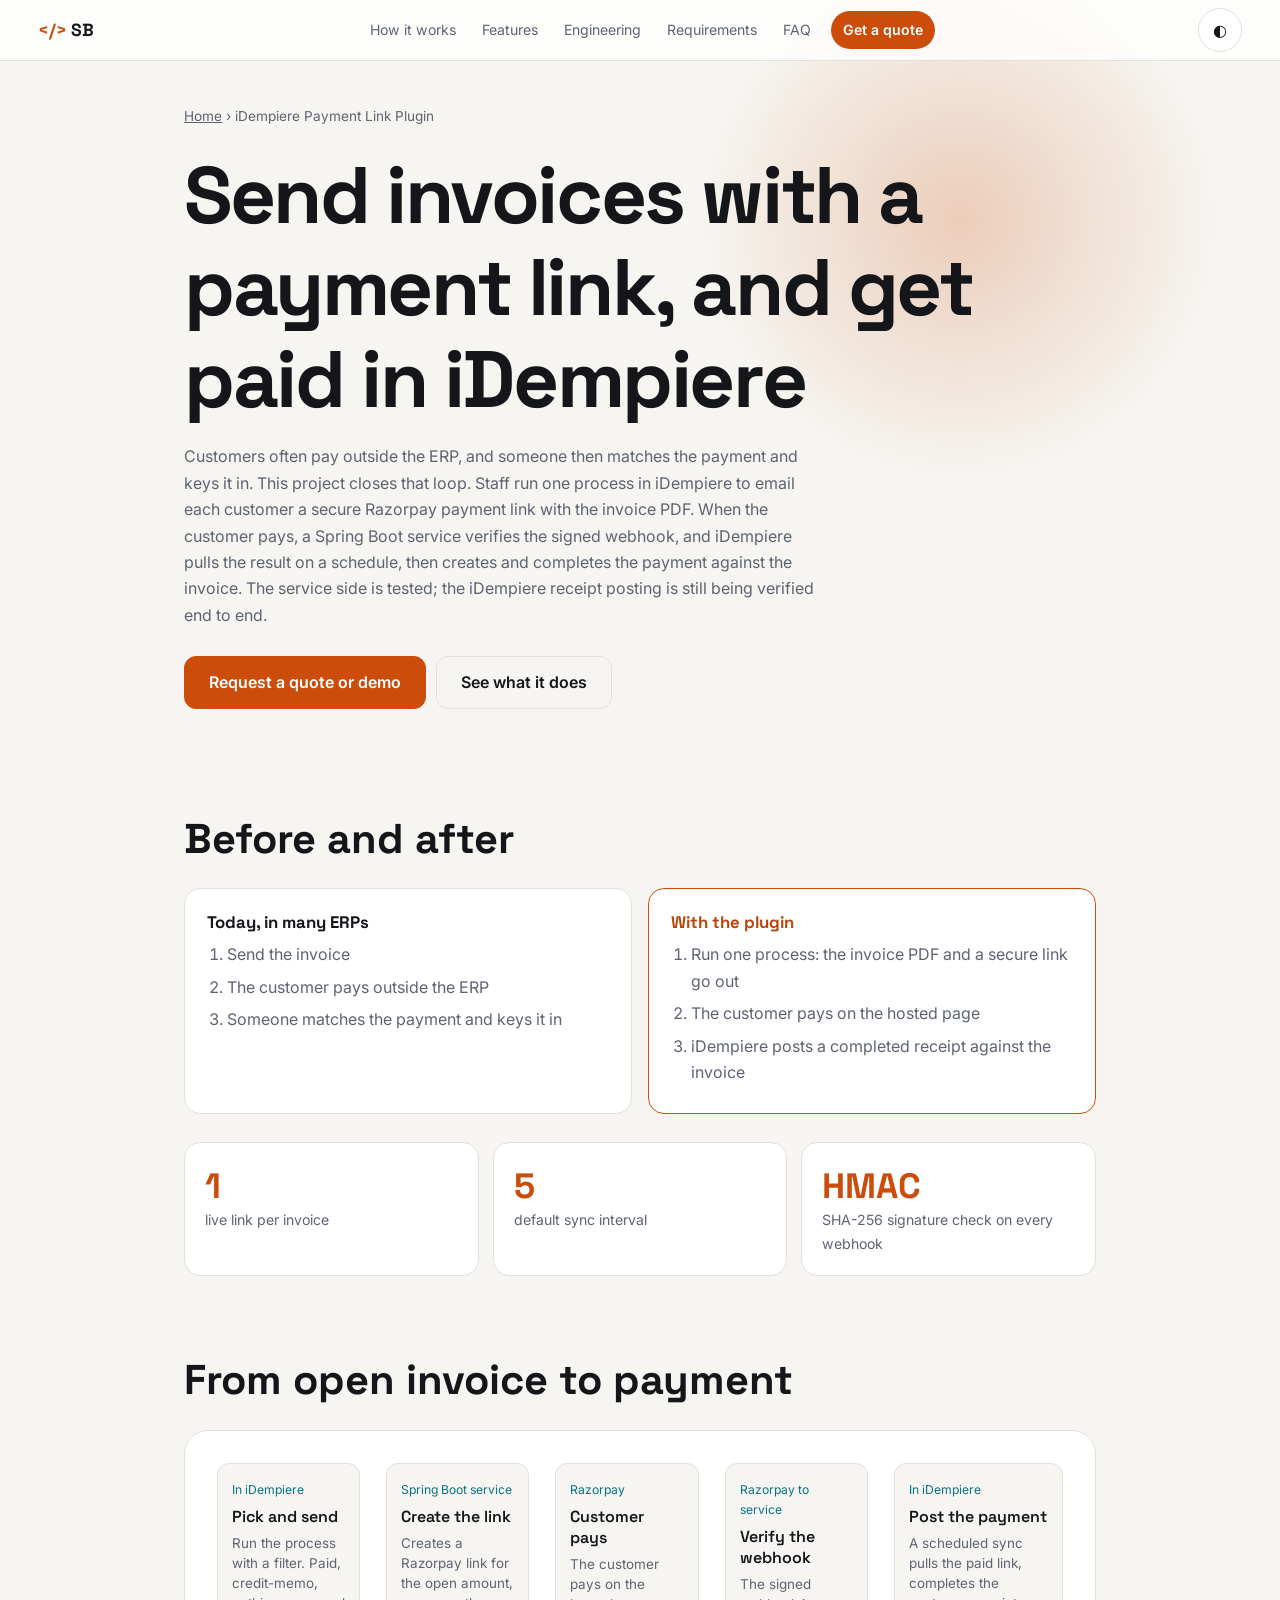
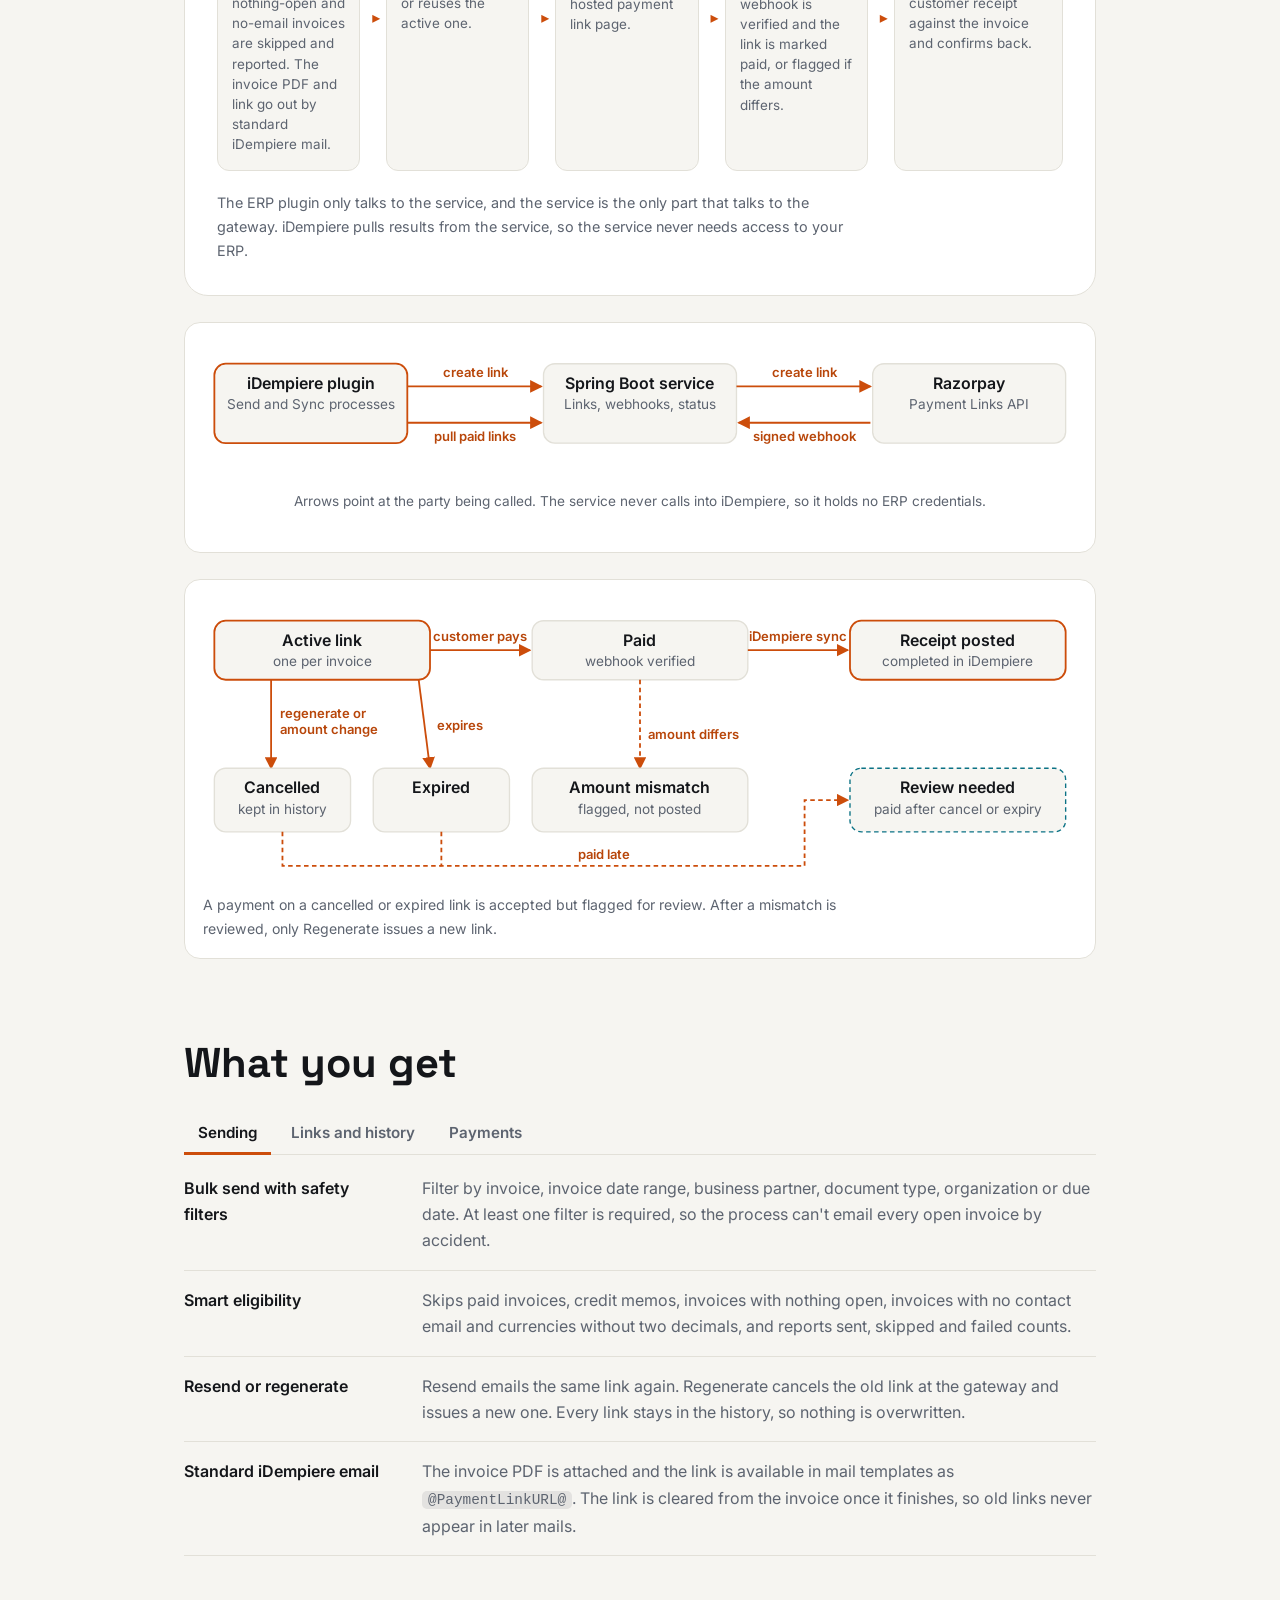
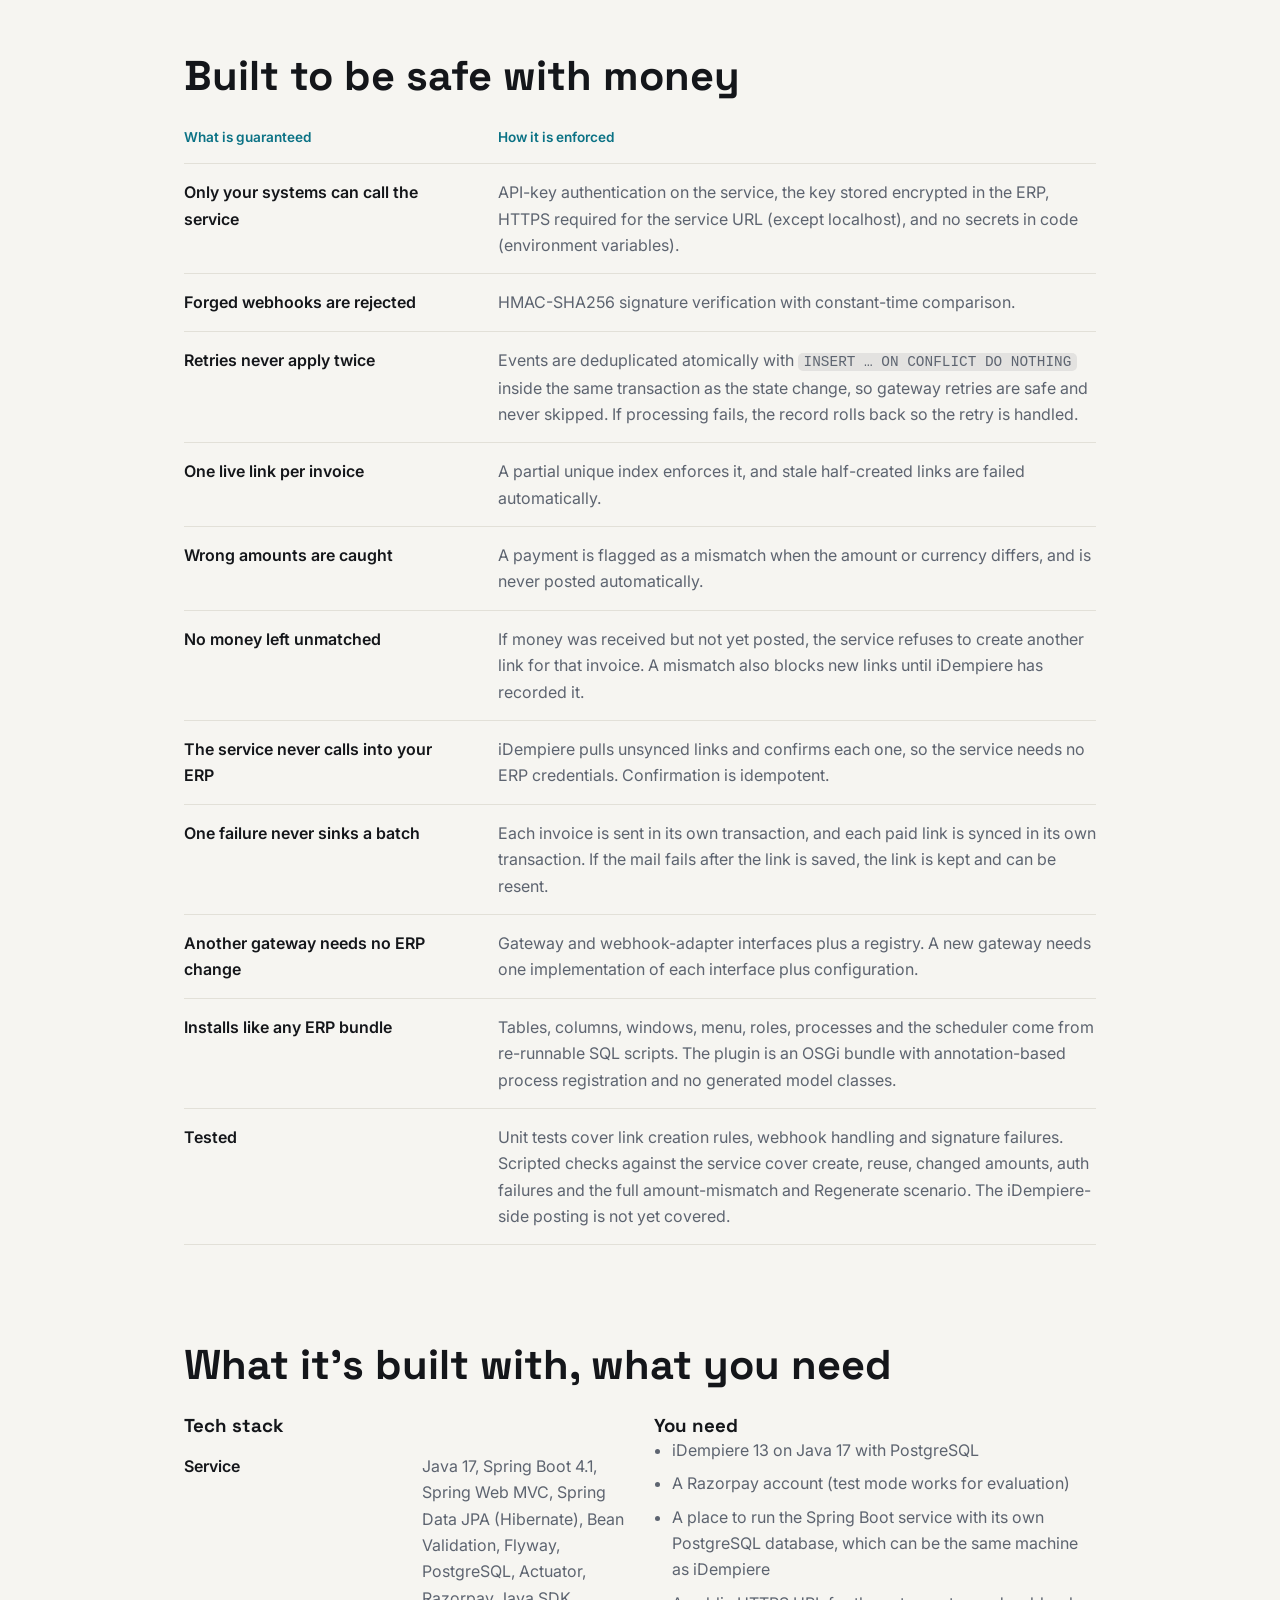
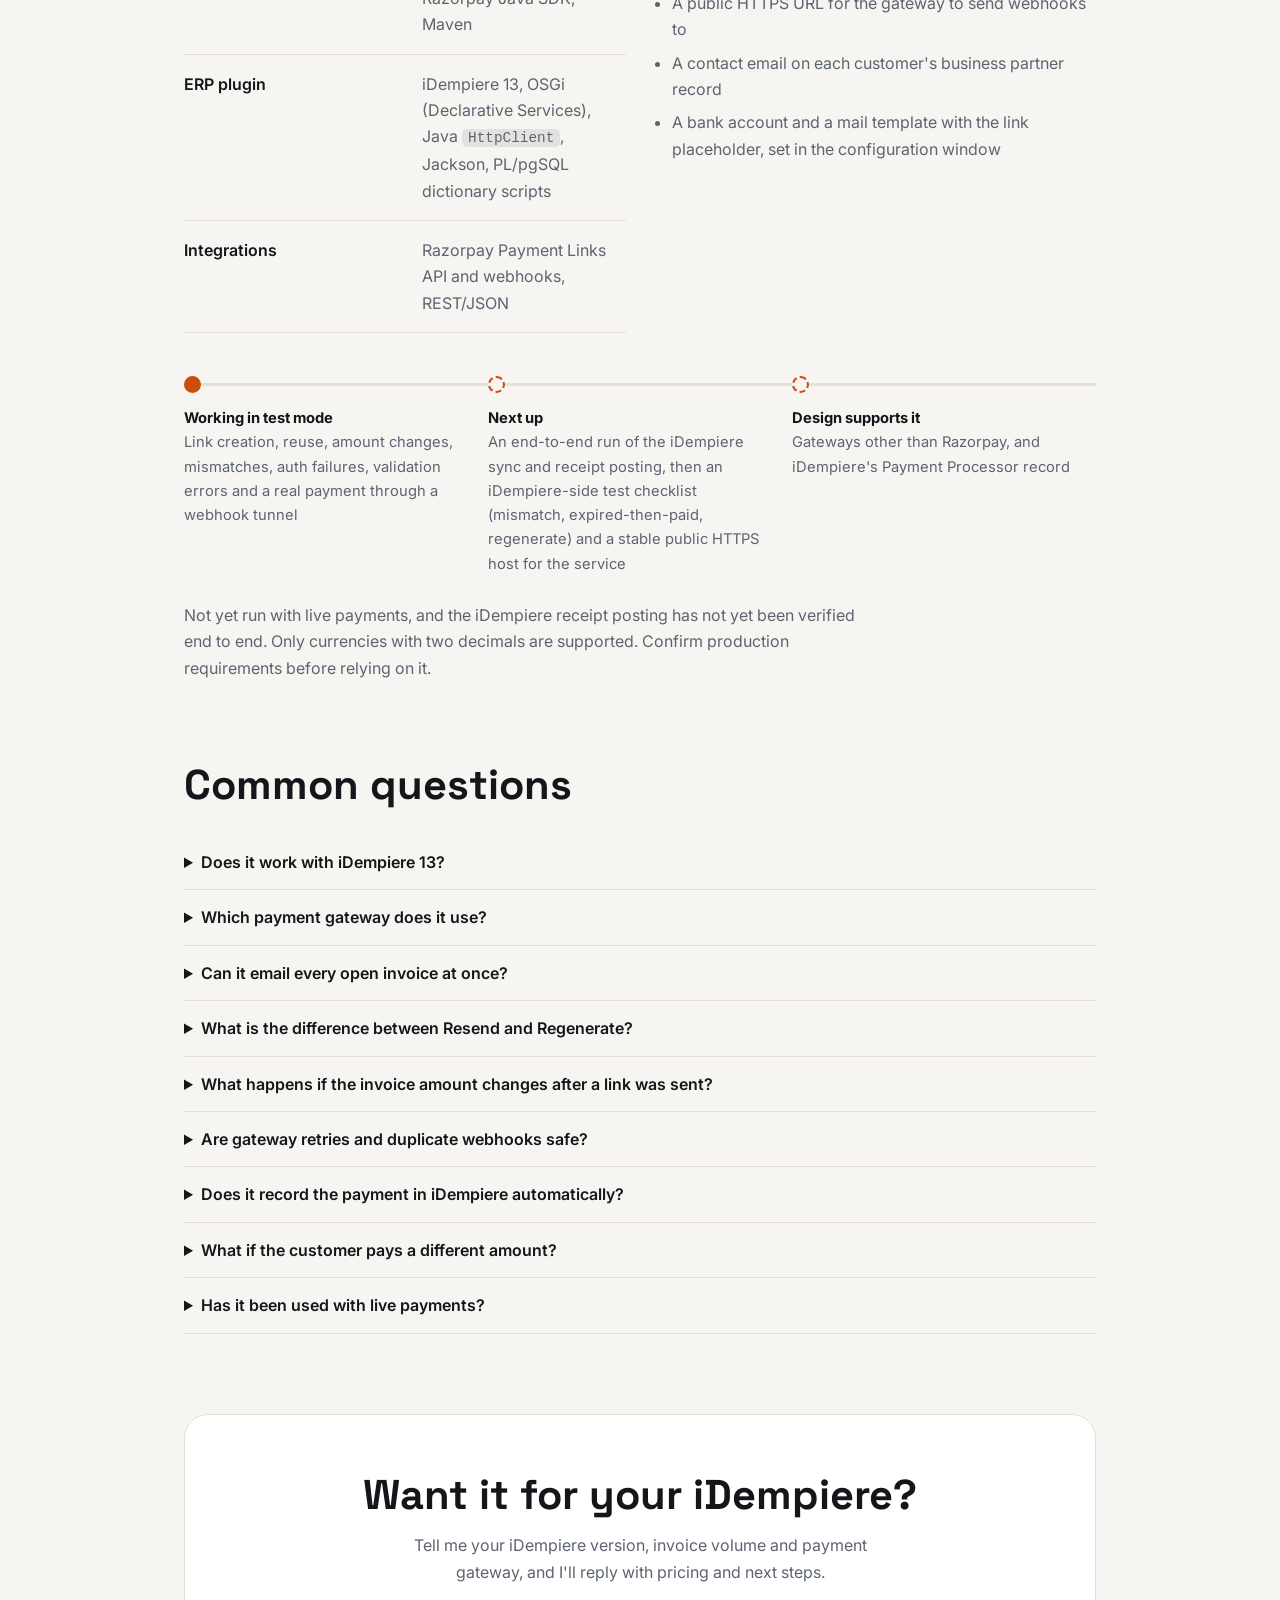
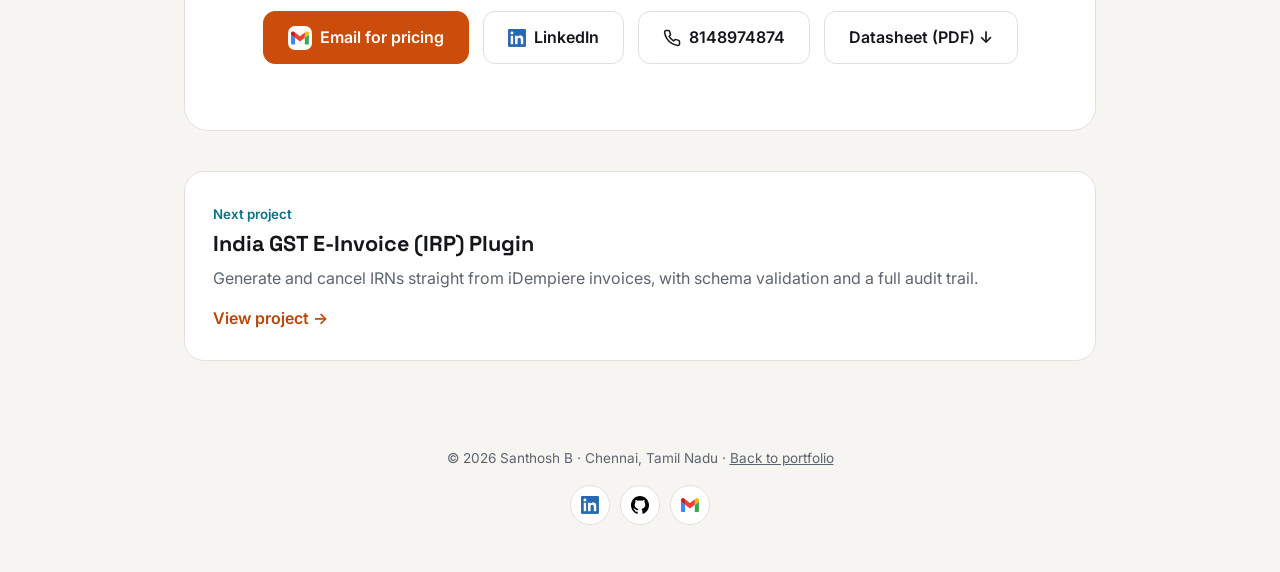
<file: paymentlink.html>
<!DOCTYPE html>
<html lang="en-IN">
<head>
<meta charset="utf-8">
<meta name="viewport" content="width=device-width, initial-scale=1, viewport-fit=cover">
<title>Razorpay Payment Link Plugin for iDempiere ERP | Santhosh B</title>
<meta name="description" content="iDempiere 13 plugin and Spring Boot service: email a Razorpay payment link with the invoice and track payment through signed webhooks. Posting the receipt back to iDempiere is in testing.">
<meta name="robots" content="index,follow,max-image-preview:large">
<!-- <meta name="theme-color" content="#cc4d0b"> -->
<meta name="theme-color" content="#f6f5f1" media="(prefers-color-scheme: light)">
<meta name="theme-color" content="#0e1013" media="(prefers-color-scheme: dark)">
<meta name="author" content="Santhosh B">
<link rel="canonical" href="https://santhoshbalaguru.website/paymentlink">
<meta property="og:type" content="website">
<meta property="og:locale" content="en_IN">
<meta property="og:title" content="Razorpay Payment Link Plugin for iDempiere ERP | Santhosh B">
<meta property="og:description" content="iDempiere 13 plugin and Spring Boot service: email a Razorpay payment link with the invoice and track payment through signed webhooks. Posting the receipt back to iDempiere is in testing.">
<meta property="og:url" content="https://santhoshbalaguru.website/paymentlink">
<meta property="og:site_name" content="Santhosh B">
<meta property="og:image" content="https://santhoshbalaguru.website/paymentlink-og.png">
<meta property="og:image:width" content="1200">
<meta property="og:image:height" content="630">
<meta property="og:image:alt" content="Razorpay Payment Link integration for iDempiere ERP invoices">
<meta name="twitter:card" content="summary_large_image">
<meta name="twitter:title" content="Razorpay Payment Link Plugin for iDempiere ERP | Santhosh B">
<meta name="twitter:description" content="iDempiere 13 plugin and Spring Boot service: email a Razorpay payment link with the invoice and track payment through signed webhooks. Posting the receipt back to iDempiere is in testing.">
<meta name="twitter:image" content="https://santhoshbalaguru.website/paymentlink-og.png">
<script type="application/ld+json">
{"@context": "https://schema.org", "@graph": [{"@type": "WebPage", "@id": "https://santhoshbalaguru.website/paymentlink#page", "url": "https://santhoshbalaguru.website/paymentlink", "name": "Razorpay Payment Link Plugin for iDempiere ERP | Santhosh B", "description": "iDempiere 13 plugin and Spring Boot service: email a Razorpay payment link with the invoice and track payment through signed webhooks. Posting the receipt back to iDempiere is in testing.", "inLanguage": "en-IN", "isPartOf": {"@type": "WebSite", "name": "Santhosh B", "url": "https://santhoshbalaguru.website/"}, "primaryImageOfPage": "https://santhoshbalaguru.website/paymentlink-og.png", "breadcrumb": {"@id": "https://santhoshbalaguru.website/paymentlink#crumbs"}, "mainEntity": {"@id": "https://santhoshbalaguru.website/paymentlink#software"}}, {"@type": "SoftwareApplication", "@id": "https://santhoshbalaguru.website/paymentlink#software", "name": "Payment Link Integration for iDempiere ERP", "applicationCategory": "BusinessApplication", "applicationSubCategory": "ERP plugin", "operatingSystem": "Java 17 (iDempiere 13, PostgreSQL)", "softwareRequirements": "iDempiere 13, Java 17, PostgreSQL, Razorpay account", "description": "iDempiere 13 plugin and Spring Boot service: email a Razorpay payment link with the invoice and track payment through signed webhooks. Posting the receipt back to iDempiere is in testing.", "url": "https://santhoshbalaguru.website/paymentlink", "image": "https://santhoshbalaguru.website/paymentlink-og.png", "author": {"@type": "Person", "name": "Santhosh B", "url": "https://santhoshbalaguru.website/", "sameAs": ["https://linkedin.com/in/santhoshb88"]}}, {"@type": "BreadcrumbList", "@id": "https://santhoshbalaguru.website/paymentlink#crumbs", "itemListElement": [{"@type": "ListItem", "position": 1, "name": "Home", "item": "https://santhoshbalaguru.website/"}, {"@type": "ListItem", "position": 2, "name": "iDempiere Payment Link Plugin", "item": "https://santhoshbalaguru.website/paymentlink"}]}, {"@type": "FAQPage", "mainEntity": [{"@type": "Question", "name": "Does it work with iDempiere 13?", "acceptedAnswer": {"@type": "Answer", "text": "Yes. The ERP side is an OSGi plugin for iDempiere 13 on Java 17 and PostgreSQL. A separate Spring Boot service talks to the payment gateway."}}, {"@type": "Question", "name": "Which payment gateway does it use?", "acceptedAnswer": {"@type": "Answer", "text": "Razorpay Payment Links. The service is gateway-neutral, so another provider can be added with one gateway implementation and one webhook adapter, without changing the ERP plugin."}}, {"@type": "Question", "name": "Can it email every open invoice at once?", "acceptedAnswer": {"@type": "Answer", "text": "No, by design. The process needs at least one filter (invoice, date range, business partner, document type, organization or due date), so a bulk send can never go to every open invoice by accident."}}, {"@type": "Question", "name": "What is the difference between Resend and Regenerate?", "acceptedAnswer": {"@type": "Answer", "text": "Resend emails the existing link again. Regenerate cancels the old link at the gateway and issues a new one. The old row stays in the history as Cancelled."}}, {"@type": "Question", "name": "What happens if the invoice amount changes after a link was sent?", "acceptedAnswer": {"@type": "Answer", "text": "The old link is cancelled at the gateway and a new one is issued for the new open amount, so only one live link exists per invoice."}}, {"@type": "Question", "name": "Are gateway retries and duplicate webhooks safe?", "acceptedAnswer": {"@type": "Answer", "text": "Yes. Webhook signatures are verified with HMAC-SHA256, and each event is deduplicated atomically in the same transaction as the state change, so retries are never skipped or applied twice."}}, {"@type": "Question", "name": "Does it record the payment in iDempiere automatically?", "acceptedAnswer": {"@type": "Answer", "text": "That is how it is built: iDempiere pulls paid links from the service on a schedule (every 5 minutes by default) or on demand, creates and completes a customer receipt against the invoice, and confirms back to the service. Amount and currency are checked first. This iDempiere-side posting has not yet been verified end to end; the service and webhook side has been tested in Razorpay test mode."}}, {"@type": "Question", "name": "What if the customer pays a different amount?", "acceptedAnswer": {"@type": "Answer", "text": "The link is flagged as an amount mismatch for review, no payment is posted automatically, and no new link is issued until iDempiere has recorded it. After review, only Regenerate issues a new link."}}, {"@type": "Question", "name": "Has it been used with live payments?", "acceptedAnswer": {"@type": "Answer", "text": "Not yet. It has been developed and tested in Razorpay test mode, including a real payment arriving through a webhook tunnel. The iDempiere receipt posting is still to be verified end to end. Confirm production requirements before going live."}}]}]}
</script>
<link rel="icon" type="image/png" href="/favicon.png">
<link rel="preconnect" href="https://fonts.googleapis.com">
<link rel="preconnect" href="https://fonts.gstatic.com" crossorigin>
<link href="https://fonts.googleapis.com/css2?family=Space+Grotesk:wght@500;700&family=Inter:wght@400;500;600&display=swap" rel="stylesheet">
<link rel="stylesheet" href="/site.css">
<script src="/site.js"></script>
<noscript><style>.stat b{font-size:0}.stat b:after{content:attr(data-n) attr(data-s);font-size:2.2rem}</style></noscript>
<style>
/* payment link page: architecture-first layout. Shared theme and nav live in site.css */
code{font-size:.9em;background:color-mix(in srgb,var(--ink) 8%,transparent);padding:1px 6px;border-radius:5px}
.crumb{font-size:.85rem;color:var(--mute);margin:0 0 14px}.crumb a{color:var(--mute)}
.rows>div{display:grid;grid-template-columns:minmax(120px,210px) minmax(0,1fr);gap:6px 28px;padding:16px 0;border-bottom:1px solid var(--line)}
.rows>div:first-child{padding-top:0}.rows dt{font-weight:600}.rows dd{margin:0;color:var(--mute)}
@media(max-width:680px){.rows>div{grid-template-columns:1fr}}
details{border-bottom:1px solid var(--line);padding:14px 0}summary{cursor:pointer;font-weight:600}details p{color:var(--mute);margin:10px 0 0;max-width:64ch}
.cols{display:grid;grid-template-columns:repeat(auto-fit,minmax(min(260px,100%),1fr));gap:28px}
.cols ul{margin:0;padding-left:18px;color:var(--mute)}.cols li{margin-bottom:7px}
.pg{padding:56px 5vw}.pg h2{margin-bottom:26px}
.dk{--pb:var(--card);--pi:var(--ink);--pm:var(--mute);--pl:var(--line);--pa:var(--acc);--pc:var(--acc2);background:var(--pb);color:var(--pi);border:1px solid var(--pl);border-radius:24px;padding:32px}
.dk .btn.o{color:var(--pi);border-color:var(--pl)}
.pipe{list-style:none;margin:0;padding:0;display:grid;grid-template-columns:repeat(5,minmax(0,1fr))}
.pipe li{position:relative;padding:16px 14px;border:1px solid var(--pl);border-radius:12px;margin-right:26px;background:var(--bg)}
.pipe li:last-child{margin-right:0}
.pipe li:not(:last-child):after{content:"▸";position:absolute;right:-21px;top:50%;transform:translateY(-50%);color:var(--pa)}
.pipe small{display:block;color:var(--pc);font-size:.76rem;margin-bottom:6px}.pipe b{display:block;font:600 1rem 'Space Grotesk',sans-serif;margin-bottom:6px}
.pipe p{margin:0;font-size:.84rem;color:var(--pm);line-height:1.5}
.cap{margin:20px 0 0;color:var(--pm);font-size:.9rem;max-width:70ch}
@media(max-width:1000px){.pipe{grid-template-columns:1fr}.pipe li{margin:0 0 26px}.pipe li:last-child{margin:0}.pipe li:not(:last-child):after{content:"▾";right:auto;left:50%;top:auto;bottom:-25px;transform:translateX(-50%)}}
.tabs{display:flex;gap:6px;border-bottom:1px solid var(--line);margin-bottom:20px;flex-wrap:wrap}
.tabs button{background:none;border:0;border-bottom:3px solid transparent;margin-bottom:-1px;padding:10px 14px;font:600 .95rem Inter,sans-serif;color:var(--mute);cursor:pointer}
.tabs button[aria-selected=true]{color:var(--ink);border-color:var(--acc)}.tabs button:focus-visible{outline:2px solid var(--acc)}
.pn[hidden]{display:none}
.gx>div{display:grid;grid-template-columns:minmax(150px,.8fr) minmax(0,1.7fr);gap:6px 32px;padding:15px 0;border-bottom:1px solid var(--line)}
.gx dt{font-weight:600}.gx dd{margin:0;color:var(--mute)}.gx>.h{padding-top:0;font-size:.85rem;color:var(--acc2);font-weight:600}
@media(max-width:680px){.gx>div{grid-template-columns:1fr}}
.track{display:grid;grid-template-columns:repeat(auto-fit,minmax(min(220px,100%),1fr));border-top:3px solid var(--line);margin-top:34px}
.track>div{position:relative;padding:20px 18px 0 0;color:var(--mute);font-size:.92rem}.track b{display:block;color:var(--ink)}
.track>div:before{content:"";box-sizing:border-box;position:absolute;top:-10px;left:0;width:17px;height:17px;border-radius:50%;background:var(--acc)}
.track>.nx:before{background:var(--bg);border:2px dashed var(--acc)}
@media(max-width:800px){
.track{grid-template-columns:1fr;border-top:0;border-left:3px solid var(--line);margin:34px 0 0 10px}
.track>div{padding:0 0 24px 26px}
.track>div:last-child{padding-bottom:0}
.track>div:before{top:4px;left:-10px}
}
.note{max-width:70ch;color:var(--mute);margin:26px 0 0}
.go2 .btn{margin:0 5px 10px}.go2{text-align:center}.go2 p{color:var(--pm);max-width:520px;margin:0 auto 26px}
</style>
</head>
<body>
<nav aria-label="Main"><a class="brand" href="/" aria-label="Santhosh B home"><span>&lt;/&gt;</span> SB</a>
<div class="links" id="menu"><a href="#how">How it works</a><a href="#features">Features</a><a href="#engineering">Engineering</a><a href="#requirements">Requirements</a><a href="#faq">FAQ</a><a class="nav-btn" href="#contact">Get a quote</a></div>
<div class="tools"><button id="theme" aria-label="Toggle theme">◐</button><button id="menu-btn" aria-label="Open menu" aria-expanded="false" aria-controls="menu"><svg width="18" height="18" viewBox="0 0 18 18" fill="none" stroke="currentColor" stroke-width="1.8" stroke-linecap="round" aria-hidden="true"><path class="a" d="M3 5h12M3 9h12M3 13h12"/><path class="x" d="M4 4l10 10M14 4L4 14"/></svg></button></div></nav>
<main>
<section class="hero">
<p class="crumb"><a href="/">Home</a> › iDempiere Payment Link Plugin</p>
<h1>Send invoices with a payment link, and get paid in iDempiere</h1>
<p class="lead">Customers often pay outside the ERP, and someone then matches the payment and keys it in. This project closes that loop. Staff run one process in iDempiere to email each customer a secure Razorpay payment link with the invoice PDF. When the customer pays, a Spring Boot service verifies the signed webhook, and iDempiere pulls the result on a schedule, then creates and completes the payment against the invoice. The service side is tested; the iDempiere receipt posting is still being verified end to end.</p>
<a class="btn" href="#contact">Request a quote or demo</a><a class="btn o" href="#features">See what it does</a>
</section>

<section class="pg"><h2>Before and after</h2>
<div class="ba"><div><b>Today, in many ERPs</b><ol><li>Send the invoice</li><li>The customer pays outside the ERP</li><li>Someone matches the payment and keys it in</li></ol></div>
<div class="af"><b>With the plugin</b><ol><li>Run one process: the invoice PDF and a secure link go out</li><li>The customer pays on the hosted page</li><li>iDempiere posts a completed receipt against the invoice</li></ol></div></div>
<div class="stats" style="margin-top:28px"><div class="stat"><b data-n="1">0</b><span>live link per invoice</span></div><div class="stat"><b data-n="5" data-s=" min">0</b><span>default sync interval</span></div><div class="stat"><b>HMAC</b><span>SHA-256 signature check on every webhook</span></div></div></section>

<section id="how" class="pg"><h2>From open invoice to payment</h2>
<div class="dk">
<ol class="pipe">
<li><small>In iDempiere</small><b>Pick and send</b><p>Run the process with a filter. Paid, credit-memo, nothing-open and no-email invoices are skipped and reported. The invoice PDF and link go out by standard iDempiere mail.</p></li>
<li><small>Spring Boot service</small><b>Create the link</b><p>Creates a Razorpay link for the open amount, or reuses the active one.</p></li>
<li><small>Razorpay</small><b>Customer pays</b><p>The customer pays on the hosted payment link page.</p></li>
<li><small>Razorpay to service</small><b>Verify the webhook</b><p>The signed webhook is verified and the link is marked paid, or flagged if the amount differs.</p></li>
<li><small>In iDempiere</small><b>Post the payment</b><p>A scheduled sync pulls the paid link, completes the customer receipt against the invoice and confirms back.</p></li>
</ol>
<p class="cap">The ERP plugin only talks to the service, and the service is the only part that talks to the gateway. iDempiere pulls results from the service, so the service never needs access to your ERP.</p>
</div><figure class="fig"><svg viewBox="0 30 770 170" role="img" aria-label="Architecture: the iDempiere plugin talks to the Spring Boot service, and the service talks to Razorpay"><defs><marker id="a1" viewBox="0 0 8 8" refX="7" refY="4" markerWidth="7" markerHeight="7" orient="auto"><path class="ar" d="M0 0L8 4L0 8z"/></marker></defs><rect class="bx hi" x="10" y="50" width="170" height="70" rx="10"/><text class="t" x="95.0" y="72" text-anchor="middle">iDempiere plugin</text><text class="s" x="95.0" y="90" text-anchor="middle">Send and Sync processes</text><rect class="bx" x="300" y="50" width="170" height="70" rx="10"/><text class="t" x="385.0" y="72" text-anchor="middle">Spring Boot service</text><text class="s" x="385.0" y="90" text-anchor="middle">Links, webhooks, status</text><rect class="bx" x="590" y="50" width="170" height="70" rx="10"/><text class="t" x="675.0" y="72" text-anchor="middle">Razorpay</text><text class="s" x="675.0" y="90" text-anchor="middle">Payment Links API</text><path class="ln" d="M180 70L298 70" marker-end="url(#a1)"/><text class="l" x="240" y="62" text-anchor="middle">create link</text><path class="ln" d="M180 102L298 102" marker-end="url(#a1)"/><text class="l" x="240" y="118" text-anchor="middle">pull paid links</text><path class="ln" d="M470 70L588 70" marker-end="url(#a1)"/><text class="l" x="530" y="62" text-anchor="middle">create link</text><path class="ln" d="M588 102L472 102" marker-end="url(#a1)"/><text class="l" x="530" y="118" text-anchor="middle">signed webhook</text><text class="s" x="385" y="175" text-anchor="middle">Arrows point at the party being called. The service never calls into iDempiere, so it holds no ERP credentials.</text></svg></figure><figure class="fig"><svg viewBox="0 0 770 250" role="img" aria-label="Payment link states: active, paid, receipt posted, with cancelled, expired, amount mismatch and review needed branches"><defs><marker id="a2" viewBox="0 0 8 8" refX="7" refY="4" markerWidth="7" markerHeight="7" orient="auto"><path class="ar" d="M0 0L8 4L0 8z"/></marker></defs><rect class="bx hi" x="10" y="20" width="190" height="52" rx="10"/><text class="t" x="105.0" y="42" text-anchor="middle">Active link</text><text class="s" x="105.0" y="60" text-anchor="middle">one per invoice</text><rect class="bx" x="290" y="20" width="190" height="52" rx="10"/><text class="t" x="385.0" y="42" text-anchor="middle">Paid</text><text class="s" x="385.0" y="60" text-anchor="middle">webhook verified</text><rect class="bx hi" x="570" y="20" width="190" height="52" rx="10"/><text class="t" x="665.0" y="42" text-anchor="middle">Receipt posted</text><text class="s" x="665.0" y="60" text-anchor="middle">completed in iDempiere</text><path class="ln" d="M200 46L288 46" marker-end="url(#a2)"/><text class="l" x="244" y="38" text-anchor="middle">customer pays</text><path class="ln" d="M480 46L568 46" marker-end="url(#a2)"/><text class="l" x="524" y="38" text-anchor="middle">iDempiere sync</text><path class="ln" d="M60 72L60 150" marker-end="url(#a2)"/><path class="ln" d="M190 72L200 150" marker-end="url(#a2)"/><path class="ln wn" d="M385 72L385 150" marker-end="url(#a2)"/><rect class="bx" x="10" y="150" width="120" height="56" rx="10"/><text class="t" x="70.0" y="172" text-anchor="middle">Cancelled</text><text class="s" x="70.0" y="190" text-anchor="middle">kept in history</text><rect class="bx" x="150" y="150" width="120" height="56" rx="10"/><text class="t" x="210.0" y="172" text-anchor="middle">Expired</text><text class="s" x="210.0" y="190" text-anchor="middle"></text><rect class="bx" x="290" y="150" width="190" height="56" rx="10"/><text class="t" x="385.0" y="172" text-anchor="middle">Amount mismatch</text><text class="s" x="385.0" y="190" text-anchor="middle">flagged, not posted</text><rect class="bx wn" x="570" y="150" width="190" height="56" rx="10"/><text class="t" x="665.0" y="172" text-anchor="middle">Review needed</text><text class="s" x="665.0" y="190" text-anchor="middle">paid after cancel or expiry</text><path class="ln wn" d="M210 206V236H530V178H568" marker-end="url(#a2)"/><path class="ln wn" d="M70 206V236H210"/><text class="l" x="330" y="230">paid late</text><text class="l" x="392" y="124">amount differs</text><text class="l" x="68" y="106">regenerate or</text><text class="l" x="68" y="120">amount change</text><text class="l" x="206" y="116">expires</text></svg><figcaption>A payment on a cancelled or expired link is accepted but flagged for review. After a mismatch is reviewed, only Regenerate issues a new link.</figcaption></figure></section>

<section id="features" class="pg"><h2>What you get</h2>
<div class="tabs" role="tablist" aria-label="Feature groups">
<button role="tab" id="t0" aria-selected="true" aria-controls="p0">Sending</button><button role="tab" id="t1" aria-selected="false" tabindex="-1" aria-controls="p1">Links and history</button><button role="tab" id="t2" aria-selected="false" tabindex="-1" aria-controls="p2">Payments</button></div>
<dl class="rows pn" id="p0" role="tabpanel" aria-labelledby="t0">
<div><dt>Bulk send with safety filters</dt><dd>Filter by invoice, invoice date range, business partner, document type, organization or due date. At least one filter is required, so the process can't email every open invoice by accident.</dd></div>
<div><dt>Smart eligibility</dt><dd>Skips paid invoices, credit memos, invoices with nothing open, invoices with no contact email and currencies without two decimals, and reports sent, skipped and failed counts.</dd></div>
<div><dt>Resend or regenerate</dt><dd>Resend emails the same link again. Regenerate cancels the old link at the gateway and issues a new one. Every link stays in the history, so nothing is overwritten.</dd></div>
<div><dt>Standard iDempiere email</dt><dd>The invoice PDF is attached and the link is available in mail templates as <code>@PaymentLinkURL@</code>. The link is cleared from the invoice once it finishes, so old links never appear in later mails.</dd></div></dl>
<dl class="rows pn" id="p1" role="tabpanel" aria-labelledby="t1" hidden>
<div><dt>Link reuse and regeneration</dt><dd>The same invoice and amount reuses the active link. If the open amount changes, the old link is cancelled at the gateway and a new one is issued, so only one live link exists per invoice.</dd></div>
<div><dt>Payment history on the invoice</dt><dd>A read-only Payment Links tab shows status, expiry, gateway references, payment details and errors, and the current link shows on the invoice header.</dd></div>
<div><dt>Per-organization setup</dt><dd>A configuration window stores the service URL, API key (shown masked), gateway, bank account, mail template and expiry days. An organization row overrides the client-wide one, with role-based access.</dd></div></dl>
<dl class="rows pn" id="p2" role="tabpanel" aria-labelledby="t2" hidden>
<div><dt>Automatic payment posting</dt><dd>Paid links become completed customer receipts against the invoice, using the configured bank account, with amount and currency checks and guards against double posting.</dd></div>
<div><dt>Scheduled sync</dt><dd>A Sync Payment Links process runs on an iDempiere scheduler (every 5 minutes by default) or on demand. It pulls changed links, updates them and confirms each one back to the service.</dd></div>
<div><dt>Mismatch and late payments</dt><dd>A payment with a different amount is flagged for review instead of posted. A payment on an expired or cancelled link is accepted but flagged "review needed".</dd></div></dl>
</section>

<section id="engineering" class="pg"><h2>Built to be safe with money</h2>
<dl class="gx">
<div class="h"><span>What is guaranteed</span><span>How it is enforced</span></div>
<div><dt>Only your systems can call the service</dt><dd>API-key authentication on the service, the key stored encrypted in the ERP, HTTPS required for the service URL (except localhost), and no secrets in code (environment variables).</dd></div>
<div><dt>Forged webhooks are rejected</dt><dd>HMAC-SHA256 signature verification with constant-time comparison.</dd></div>
<div><dt>Retries never apply twice</dt><dd>Events are deduplicated atomically with <code>INSERT … ON CONFLICT DO NOTHING</code> inside the same transaction as the state change, so gateway retries are safe and never skipped. If processing fails, the record rolls back so the retry is handled.</dd></div>
<div><dt>One live link per invoice</dt><dd>A partial unique index enforces it, and stale half-created links are failed automatically.</dd></div>
<div><dt>Wrong amounts are caught</dt><dd>A payment is flagged as a mismatch when the amount or currency differs, and is never posted automatically.</dd></div>
<div><dt>No money left unmatched</dt><dd>If money was received but not yet posted, the service refuses to create another link for that invoice. A mismatch also blocks new links until iDempiere has recorded it.</dd></div>
<div><dt>The service never calls into your ERP</dt><dd>iDempiere pulls unsynced links and confirms each one, so the service needs no ERP credentials. Confirmation is idempotent.</dd></div>
<div><dt>One failure never sinks a batch</dt><dd>Each invoice is sent in its own transaction, and each paid link is synced in its own transaction. If the mail fails after the link is saved, the link is kept and can be resent.</dd></div>
<div><dt>Another gateway needs no ERP change</dt><dd>Gateway and webhook-adapter interfaces plus a registry. A new gateway needs one implementation of each interface plus configuration.</dd></div>
<div><dt>Installs like any ERP bundle</dt><dd>Tables, columns, windows, menu, roles, processes and the scheduler come from re-runnable SQL scripts. The plugin is an OSGi bundle with annotation-based process registration and no generated model classes.</dd></div>
<div><dt>Tested</dt><dd>Unit tests cover link creation rules, webhook handling and signature failures. Scripted checks against the service cover create, reuse, changed amounts, auth failures and the full amount-mismatch and Regenerate scenario. The iDempiere-side posting is not yet covered.</dd></div>
</dl></section>

<section id="requirements" class="pg"><h2>What it's built with, what you need</h2>
<div class="cols">
<div><h3>Tech stack</h3><dl class="rows">
<div><dt>Service</dt><dd>Java 17, Spring Boot 4.1, Spring Web MVC, Spring Data JPA (Hibernate), Bean Validation, Flyway, PostgreSQL, Actuator, Razorpay Java SDK, Maven</dd></div>
<div><dt>ERP plugin</dt><dd>iDempiere 13, OSGi (Declarative Services), Java <code>HttpClient</code>, Jackson, PL/pgSQL dictionary scripts</dd></div>
<div><dt>Integrations</dt><dd>Razorpay Payment Links API and webhooks, REST/JSON</dd></div></dl></div>
<div><h3>You need</h3><ul>
<li>iDempiere 13 on Java 17 with PostgreSQL</li>
<li>A Razorpay account (test mode works for evaluation)</li>
<li>A place to run the Spring Boot service with its own PostgreSQL database, which can be the same machine as iDempiere</li>
<li>A public HTTPS URL for the gateway to send webhooks to</li>
<li>A contact email on each customer's business partner record</li>
<li>A bank account and a mail template with the link placeholder, set in the configuration window</li></ul></div>
</div>
<div class="track">
<div><b>Working in test mode</b>Link creation, reuse, amount changes, mismatches, auth failures, validation errors and a real payment through a webhook tunnel</div>
<div class="nx"><b>Next up</b>An end-to-end run of the iDempiere sync and receipt posting, then an iDempiere-side test checklist (mismatch, expired-then-paid, regenerate) and a stable public HTTPS host for the service</div>
<div class="nx"><b>Design supports it</b>Gateways other than Razorpay, and iDempiere's Payment Processor record</div></div>
<p class="note">Not yet run with live payments, and the iDempiere receipt posting has not yet been verified end to end. Only currencies with two decimals are supported. Confirm production requirements before relying on it.</p>
</section>

<section id="faq" class="pg"><h2>Common questions</h2>
<details><summary>Does it work with iDempiere 13?</summary><p>Yes. The ERP side is an OSGi plugin for iDempiere 13 on Java 17 and PostgreSQL. A separate Spring Boot service talks to the payment gateway.</p></details>
<details><summary>Which payment gateway does it use?</summary><p>Razorpay Payment Links. The service is gateway-neutral, so another provider can be added with one gateway implementation and one webhook adapter, without changing the ERP plugin.</p></details>
<details><summary>Can it email every open invoice at once?</summary><p>No, by design. The process needs at least one filter (invoice, date range, business partner, document type, organization or due date), so a bulk send can never go to every open invoice by accident.</p></details>
<details><summary>What is the difference between Resend and Regenerate?</summary><p>Resend emails the existing link again. Regenerate cancels the old link at the gateway and issues a new one. The old row stays in the history as Cancelled.</p></details>
<details><summary>What happens if the invoice amount changes after a link was sent?</summary><p>The old link is cancelled at the gateway and a new one is issued for the new open amount, so only one live link exists per invoice.</p></details>
<details><summary>Are gateway retries and duplicate webhooks safe?</summary><p>Yes. Webhook signatures are verified with HMAC-SHA256, and each event is deduplicated atomically in the same transaction as the state change, so retries are never skipped or applied twice.</p></details>
<details><summary>Does it record the payment in iDempiere automatically?</summary><p>That is how it is built: iDempiere pulls paid links from the service on a schedule (every 5 minutes by default) or on demand, creates and completes a customer receipt against the invoice, and confirms back to the service. Amount and currency are checked first. This iDempiere-side posting has not yet been verified end to end; the service and webhook side has been tested in Razorpay test mode.</p></details>
<details><summary>What if the customer pays a different amount?</summary><p>The link is flagged as an amount mismatch for review, no payment is posted automatically, and no new link is issued until iDempiere has recorded it. After review, only Regenerate issues a new link.</p></details>
<details><summary>Has it been used with live payments?</summary><p>Not yet. It has been developed and tested in Razorpay test mode, including a real payment arriving through a webhook tunnel. The iDempiere receipt posting is still to be verified end to end. Confirm production requirements before going live.</p></details>
</section>

<section id="contact" class="pg"><div class="dk go2" style="padding:56px 24px"><h2 style="margin-bottom:14px">Want it for your iDempiere?</h2>
<p>Tell me your iDempiere version, invoice volume and payment gateway, and I'll reply with pricing and next steps.</p>
<a class="btn" href="mailto:santhoshbalaguru88@gmail.com?subject=iDempiere%20Payment%20Link%20Plugin%20enquiry"><img class="chip" src="/icons/gmail.svg" alt="" width="24" height="24">Email for pricing</a>
<a class="btn o" href="https://linkedin.com/in/santhoshb88" target="_blank" rel="noopener"><img src="/icons/linkedin.png" alt="" width="18" height="18">LinkedIn</a>
<a class="btn o" href="tel:+918148974874"><svg viewBox="0 0 24 24" aria-hidden="true"><path d="M22 16.92v3a2 2 0 0 1-2.18 2 19.79 19.79 0 0 1-8.63-3.07 19.5 19.5 0 0 1-6-6 19.79 19.79 0 0 1-3.07-8.67A2 2 0 0 1 4.11 2h3a2 2 0 0 1 2 1.72c.13.96.36 1.9.7 2.81a2 2 0 0 1-.45 2.11L8.09 9.91a16 16 0 0 0 6 6l1.27-1.27a2 2 0 0 1 2.11-.45c.91.34 1.85.57 2.81.7A2 2 0 0 1 22 16.92z"/></svg>8148974874</a>
<a class="btn o" href="/paymentlink-datasheet.pdf" download>Datasheet (PDF) ↓</a></div></section>

<section><a class="card next" href="/einvoice"><small>Next project</small><h3>India GST E-Invoice (IRP) Plugin</h3><p>Generate and cancel IRNs straight from iDempiere invoices, with schema validation and a full audit trail.</p><span class="go">View project →</span></a></section>
</main>
<script>
(function(){var tabs=[].slice.call(document.querySelectorAll('.tabs button'));
function pick(b,focus){tabs.forEach(function(x){var on=x===b;x.setAttribute('aria-selected',on);x.tabIndex=on?0:-1;document.getElementById(x.getAttribute('aria-controls')).hidden=!on});if(focus)b.focus()}
tabs.forEach(function(b,i){b.onclick=function(){pick(b)};
 b.onkeydown=function(e){var n={ArrowRight:(i+1)%tabs.length,ArrowLeft:(i+tabs.length-1)%tabs.length,Home:0,End:tabs.length-1}[e.key];
  if(n!==undefined){e.preventDefault();pick(tabs[n],true)}}})})();
</script>
<footer>© 2026 Santhosh B · Chennai, Tamil Nadu · <a href="/">Back to portfolio</a><div class="soc"><a href="https://linkedin.com/in/santhoshb88" target="_blank" rel="noopener" aria-label="LinkedIn"><img src="/icons/linkedin.png" alt="" width="18" height="18"></a><a href="https://github.com/santhoshbalaguru-dev" target="_blank" rel="noopener" aria-label="GitHub"><img class="gh-l" src="/icons/github-black.svg" alt="" width="18" height="18"><img class="gh-d" src="/icons/github-white.svg" alt="" width="18" height="18"></a><a href="mailto:santhoshbalaguru88@gmail.com" aria-label="Email"><img src="/icons/gmail.svg" alt="" width="18" height="18"></a></div></footer>
</body>
</html>
</file>
<file: site.css>
/* Shared styles for every page of santhoshbalaguru.website.
   Theme tokens, layout, components, glow and animations live here.
   Page-specific styles stay in each page's own <style> block. */
:root{--bg:#f6f5f1;--card:#fff;--ink:#14161a;--mute:#5d6470;--line:#e2e0d8;--acc:#cc4d0b;--acc2:#0b7285;--glow:rgba(204,77,11,.12);--on-acc:#fff;--acc-text:#b8460a;box-sizing:border-box;padding-top:env(safe-area-inset-top,0px);padding-bottom:env(safe-area-inset-bottom,0px);color-scheme:light;padding-left:env(safe-area-inset-left,0px);padding-right:env(safe-area-inset-right,0px);}
:root[data-theme="dark"]{--bg:#0e1013;--card:#171a1f;--ink:#eef0f3;--mute:#9aa3af;--line:#262b33;--acc:#ff8a4c;--acc2:#3bc9db;--glow:rgba(255,138,76,.14);--on-acc:#14161a;--acc-text:#ff8a4c;color-scheme:dark}
@media (prefers-color-scheme: dark){
:root:not([data-theme="light"]){--bg:#0e1013;--card:#171a1f;--ink:#eef0f3;--mute:#9aa3af;--line:#262b33;--acc:#ff8a4c;--acc2:#3bc9db;--glow:rgba(255,138,76,.14);--on-acc:#14161a;--acc-text:#ff8a4c;color-scheme:dark}
:root:not([data-theme="light"]) nav{box-shadow:0 8px 30px rgba(0,0,0,.45)}
:root:not([data-theme="light"]) .soc .gh-l{display:none}
:root:not([data-theme="light"]) .soc .gh-d{display:block}
}
*{box-sizing:border-box}html{scroll-behavior:smooth;scroll-padding-top:80px;overflow-x:hidden;-webkit-text-size-adjust:100%;text-size-adjust:100%}
body{margin:0;background:var(--bg);color:var(--ink);font:16px/1.65 Inter,system-ui,sans-serif}
h1,h2,h3{font-family:'Space Grotesk',Inter,sans-serif;line-height:1.15;margin:0}
a{color:inherit}
/* nav: floating pill, hamburger menu under 980px */
nav{position:sticky;top:env(safe-area-inset-top,0px);z-index:10;display:flex;align-items:center;justify-content:space-between;gap:12px;width:100%;margin:0;padding:8px clamp(16px,3vw,48px);border:0;border-bottom:1px solid var(--line);border-radius:0;box-shadow:none;transition:border-color .2s,transform .3s cubic-bezier(.4,0,.2,1)}
nav:before{content:"";position:absolute;inset:0;z-index:-1;border-radius:inherit;background:color-mix(in srgb,var(--card) 78%,transparent);-webkit-backdrop-filter:blur(14px) saturate(1.4);backdrop-filter:blur(14px) saturate(1.4);transition:opacity .2s}
:root[data-theme="dark"] nav{box-shadow:0 8px 30px rgba(0,0,0,.45)}
.brand{font:700 1.1rem 'Space Grotesk',sans-serif;text-decoration:none;white-space:nowrap}.brand span{color:var(--acc)}
.links{display:flex;gap:2px;align-items:center;margin:0 auto;font-size:.88rem}
.links a{text-decoration:none;color:var(--mute);padding:7px 12px;border-radius:99px;white-space:nowrap;transition:.2s}
.links a:hover{color:var(--ink);background:color-mix(in srgb,var(--ink) 7%,transparent)}
.links a.on{color:var(--acc-text);background:color-mix(in srgb,var(--acc) 13%,transparent)}
.tools{display:flex;gap:6px;align-items:center}
#theme,#menu-btn{border:1px solid var(--line);background:var(--card);color:var(--ink);border-radius:99px;width:44px;height:44px;cursor:pointer;font-size:1rem;padding:0}
#menu-btn{display:none;place-items:center}
#menu-btn .x{display:none}nav.open #menu-btn .a{display:none}nav.open #menu-btn .x{display:inline}
.links a:focus-visible,#theme:focus-visible,#menu-btn:focus-visible,.brand:focus-visible{outline:2px solid var(--acc);outline-offset:2px}
.links a.nav-btn,.links a.nav-btn.on,.links a.nav-btn:hover{background:var(--acc);color:var(--on-acc);font-weight:600}
.links a.nav-btn{margin-left:6px}.links a.nav-btn:hover{filter:brightness(1.1)}
@media(max-width:1060px){.links{gap:0}.links a{padding:7px 9px;font-size:.85rem}}
@media(max-width:980px){
#menu-btn{display:inline-grid}
.brand,.tools{position:relative;z-index:2}
/* while open, the pill dissolves into the overlay */
:root nav.open{border-color:transparent;box-shadow:none!important}
nav.open:before{opacity:0}
html.menu-open,html.menu-open body{overflow:hidden}

.links{position:fixed;inset:0;z-index:1;margin:0;display:flex;flex-direction:column;align-items:stretch;gap:0;
 padding:calc(env(safe-area-inset-top,0px) + 104px) 8vw calc(env(safe-area-inset-bottom,0px) + 28px);
 background:radial-gradient(circle at 85% 0,var(--glow),transparent 55%),var(--bg);
 overflow-y:auto;overscroll-behavior:contain;counter-reset:m;
 opacity:0;visibility:hidden;transition:opacity .25s,visibility .25s}
nav.open .links{opacity:1;visibility:visible}

.links a{opacity:0;transform:translateY(16px);transition:opacity .35s,transform .35s,color .2s}
nav.open .links a{opacity:1;transform:none}
nav.open .links a:nth-child(2){transition-delay:.08s}
nav.open .links a:nth-child(3){transition-delay:.11s}
nav.open .links a:nth-child(4){transition-delay:.14s}
nav.open .links a:nth-child(5){transition-delay:.17s}
nav.open .links a:nth-child(6){transition-delay:.20s}
nav.open .links a:nth-child(7){transition-delay:.23s}
nav.open .links a:nth-child(8){transition-delay:.26s}

.links a:not(.nav-btn){counter-increment:m;display:flex;align-items:baseline;gap:18px;padding:14px 0;border-radius:0;border-bottom:1px solid var(--line);
 font:500 clamp(1.8rem,8vw,2.6rem)/1.15 'Space Grotesk',sans-serif;color:var(--ink)}
.links a:not(.nav-btn):before{content:counter(m,decimal-leading-zero);font:500 .8rem 'Space Grotesk',sans-serif;letter-spacing:.1em;color:var(--acc2);min-width:2em}
.links a:not(.nav-btn):hover,.links a.on:not(.nav-btn){background:none}
.links a.on:not(.nav-btn){color:var(--acc-text)}
.links a.nav-btn{margin:auto 0 0;padding:16px;font-size:1rem;border-radius:14px;text-align:center}
.links a.nav-btn:first-child{margin-top:0}
}
/* layout + type */
section{max-width:1040px;margin:0 auto;padding:56px 5vw}
.hero{padding-top:44px;position:relative}
.hero:before{content:"";position:absolute;inset:-40px 0 auto auto;width:min(420px,90vw);height:min(420px,90vw);background:radial-gradient(circle,var(--glow),transparent 65%);z-index:-1}
.tag{display:inline-block;padding:6px 14px;border:1px solid var(--line);background:var(--card);border-radius:99px;font-size:.82rem;color:var(--mute)}
.tag i{display:inline-block;width:8px;height:8px;border-radius:50%;background:#2f9e44;margin-right:8px;animation:p 2s infinite}
@keyframes p{50%{opacity:.3}}
h1{font-size:clamp(2.6rem,8vw,5rem);margin:22px 0 14px;letter-spacing:-.03em}
h1 em{font-style:normal;color:var(--acc)}
.lead{max-width:640px;color:var(--mute);margin:18px 0 28px}
.eyebrow{font:500 .8rem 'Space Grotesk',sans-serif;letter-spacing:.14em;text-transform:uppercase;color:var(--acc-text);margin-bottom:10px}
h2{font-size:clamp(1.8rem,4.5vw,2.6rem);margin-bottom:26px}
/* components */
.btn{display:inline-block;max-width:100%;overflow-wrap:anywhere;padding:12px 24px;border-radius:12px;background:var(--acc);color:var(--on-acc);text-decoration:none;font-weight:600;margin:0 10px 10px 0;transition:.2s;border:1px solid var(--acc)}
.btn.o{background:transparent;color:var(--ink);border-color:var(--line)}.btn:hover{transform:translateY(-2px)}
.stats{display:grid;grid-template-columns:repeat(auto-fit,minmax(min(140px,100%),1fr));gap:14px;margin-top:48px}
.stat{background:var(--card);border:1px solid var(--line);border-radius:16px;padding:20px}
.stat b{font:700 2.2rem 'Space Grotesk',sans-serif;color:var(--acc)}.stat span{display:block;color:var(--mute);font-size:.88rem}
.grid{display:grid;grid-template-columns:repeat(auto-fit,minmax(min(300px,100%),1fr));gap:16px}
.card{background:var(--card);border:1px solid var(--line);border-radius:20px;padding:26px;transition:.25s;position:relative;overflow:hidden}
.card:hover{transform:translateY(-4px);border-color:var(--acc);box-shadow:0 14px 34px var(--glow)}
.card small{color:var(--acc2);font-weight:600}.card h3{font-size:1.35rem;margin:8px 0 10px}.card p{color:var(--mute);margin:0 0 14px}
.pills span{display:inline-block;font-size:.76rem;padding:3px 10px;margin:0 6px 6px 0;border-radius:99px;background:var(--bg);border:1px solid var(--line);color:var(--mute)}
a.next{display:block;text-decoration:none;color:inherit;padding:28px!important}
a.next small{color:var(--acc2);font-weight:600}
a.next h3{margin:6px 0 8px!important}a.next p{margin:0 0 14px!important;color:var(--mute)}
a.next .go{color:var(--acc-text);font-weight:600}
footer{text-align:center;color:var(--mute);font-size:.85rem;padding:30px 5vw 50px}
/* animations: scroll reveal, cursor glow, progress bar (driven by site.js) */
.rv{opacity:0;transform:translateY(24px);transition:.7s}.rv.v{opacity:1;transform:none}
#glow{display:none}
@media (hover:hover) and (pointer:fine) and (prefers-reduced-motion:no-preference){
.hero:before{display:none}
#glow{display:block;position:fixed;top:0;left:0;width:560px;height:560px;margin:-280px 0 0 -280px;border-radius:50%;pointer-events:none;z-index:-1;background:radial-gradient(circle,color-mix(in srgb,var(--acc) 24%,transparent),transparent 65%);will-change:transform;transform:translate3d(-999px,-999px,0)}
}
#bar{position:fixed;top:0;left:0;height:3px;background:var(--acc);width:0;z-index:20}
/* reduced motion: no smooth scroll, reveal or hover movement */
@media(prefers-reduced-motion:reduce){
html{scroll-behavior:auto}
.links,.links a,.card,.btn{transition:none}
.rv{opacity:1;transform:none;transition:none}
.tag i{animation:none}
.card:hover,.btn:hover{transform:none}
}
/* figures (inline SVG diagrams) and before/after blocks */
.fig{margin:26px 0 0;border:1px solid var(--line);border-radius:16px;background:var(--card);padding:18px;overflow-x:auto}
.fig svg{display:block;min-width:660px;width:100%;height:auto}.fig figcaption{margin-top:12px;color:var(--mute);font-size:.88rem;max-width:72ch}
.fig .t{fill:var(--ink);font:600 14px Inter,sans-serif}.fig .s{fill:var(--mute);font:12px Inter,sans-serif}.fig .l{fill:var(--acc-text);font:600 11.5px Inter,sans-serif}
.fig .bx{fill:var(--bg);stroke:var(--line);stroke-width:1.2}.fig .hi{stroke:var(--acc);stroke-width:1.6}.fig .wn{stroke:var(--acc2);stroke-dasharray:4 3}
.fig .ln{stroke:var(--acc);stroke-width:1.6;fill:none}.fig .ar{fill:var(--acc)}
.ba{display:grid;grid-template-columns:repeat(auto-fit,minmax(min(300px,100%),1fr));gap:16px}
.ba>div{border:1px solid var(--line);border-radius:16px;background:var(--card);padding:22px}.ba>.af{border-color:var(--acc)}
.ba b{display:block;font:700 1.05rem 'Space Grotesk',sans-serif;margin-bottom:8px}.ba .af b{color:var(--acc-text)}
.ba ol{margin:0;padding-left:20px;color:var(--mute)}.ba li{margin-bottom:6px}

/* the next-project card follows the contact block, so it needs no top padding of its own */
section:has(>a.next){padding-top:0}
/* brand icons in pills, buttons and the footer */
.pills span{display:inline-flex;align-items:center;gap:6px;vertical-align:top}
.pills span>img{width:16px;height:16px;object-fit:contain;flex:none}
.btn>img,.btn>svg{width:18px;height:18px;vertical-align:-4px;margin-right:8px}
.btn>img.chip{width:24px;height:24px;padding:3px;background:#fff;border-radius:7px;vertical-align:-7px}
.btn>svg{fill:none;stroke:currentColor;stroke-width:2;stroke-linecap:round;stroke-linejoin:round}
.soc{display:flex;gap:10px;justify-content:center;margin-top:16px}
.soc a{display:grid;place-items:center;width:40px;height:40px;border:1px solid var(--line);border-radius:99px;background:var(--card);transition:.2s}
.soc a:hover{transform:translateY(-2px);border-color:var(--acc)}.soc a:focus-visible{outline:2px solid var(--acc);outline-offset:2px}
.soc img{width:18px;height:18px;object-fit:contain}
.soc .gh-d,:root[data-theme="dark"] .soc .gh-l{display:none}:root[data-theme="dark"] .soc .gh-d{display:block}

@media(max-width:420px){.btn{padding:12px 16px;font-size:.92rem}}

@media(hover:none){
.card:hover,.btn:hover,.soc a:hover{transform:none}
.card:hover{border-color:var(--line);box-shadow:none}
.soc a:hover{border-color:var(--line)}
}

body::before{content:"";position:fixed;inset:0 0 auto;height:env(safe-area-inset-top,0px);background:var(--bg);z-index:10}

/* command palette (built by site.js): Ctrl/Cmd+K, "/" or the nav search button */
#cmdk-btn{border:1px solid var(--line);background:var(--card);color:var(--ink);border-radius:99px;width:44px;height:44px;cursor:pointer;padding:0;display:inline-grid;place-items:center;transition:border-color .2s}
#cmdk-btn svg{width:18px;height:18px;fill:none;stroke:currentColor;stroke-width:2;stroke-linecap:round;stroke-linejoin:round}
#cmdk-btn:hover{border-color:var(--acc)}
#cmdk-btn:focus-visible{outline:2px solid var(--acc);outline-offset:2px}

#cmdk{position:fixed;inset:0;z-index:30;display:flex;justify-content:center;align-items:flex-start;padding:calc(env(safe-area-inset-top,0px) + 12vh) 4vw 4vw;background:color-mix(in srgb,var(--bg) 55%,transparent);-webkit-backdrop-filter:blur(8px);backdrop-filter:blur(8px)}
#cmdk[hidden]{display:none}
html.cmdk-open,html.cmdk-open body{overflow:hidden}
.ck-panel{width:min(620px,100%);max-height:100%;display:flex;flex-direction:column;background:var(--card);border:1px solid var(--line);border-radius:20px;box-shadow:0 30px 80px rgba(0,0,0,.28);overflow:hidden;animation:ck .16s ease-out}
@keyframes ck{from{opacity:0;transform:translateY(-8px) scale(.98)}}
.ck-top{display:flex;align-items:center;gap:12px;padding:14px 16px;border-bottom:1px solid var(--line)}
.ck-top>svg{width:20px;height:20px;flex:none;fill:none;stroke:var(--mute);stroke-width:2;stroke-linecap:round}
#ck-in{flex:1;min-width:0;border:0;outline:0;background:transparent;color:var(--ink);font:500 1.05rem Inter,system-ui,sans-serif;padding:6px 0}
#ck-in::placeholder{color:var(--mute)}
.ck-x,.ck-foot kbd{font:600 .72rem Inter,system-ui,sans-serif;padding:3px 8px;border:1px solid var(--line);border-bottom-width:2px;border-radius:6px;background:var(--bg);color:var(--mute)}
.ck-x{cursor:pointer}.ck-x:focus-visible{outline:2px solid var(--acc)}.ck-x .t{display:none}
#ck-list{list-style:none;margin:0;padding:8px;overflow-y:auto;overscroll-behavior:contain;max-height:min(52vh,420px)}
.ck-g{font:500 .72rem 'Space Grotesk',sans-serif;letter-spacing:.14em;text-transform:uppercase;color:var(--acc-text);padding:12px 12px 4px}
.ck-o{display:flex;align-items:center;gap:12px;padding:10px 12px;border-radius:12px;cursor:pointer;color:var(--ink);scroll-margin:8px}
.ck-o[aria-selected=true]{background:color-mix(in srgb,var(--acc) 13%,transparent)}
.ck-i{flex:none;display:grid;place-items:center;width:30px;height:30px;border-radius:9px;background:var(--bg);border:1px solid var(--line);color:var(--acc-text);font:600 .9rem 'Space Grotesk',sans-serif}
.ck-l{flex:1;min-width:0;overflow:hidden;text-overflow:ellipsis;white-space:nowrap;font-weight:500}
.ck-h{flex:none;color:var(--mute);font-size:.8rem}
.ck-e{padding:28px 12px;text-align:center;color:var(--mute);overflow-wrap:anywhere}
.ck-foot{display:flex;gap:18px;padding:10px 16px;border-top:1px solid var(--line);color:var(--mute);font-size:.78rem}
.ck-foot kbd{margin-right:4px}
@media(max-width:600px){#cmdk{padding-top:calc(env(safe-area-inset-top,0px) + 8vh)}}
@media(hover:none){.ck-foot{display:none}.ck-x .d{display:none}.ck-x .t{display:inline}}
@media(prefers-reduced-motion:reduce){.ck-panel{animation:none}#cmdk-btn{transition:none}}

/* sliding active-link indicator (desktop nav, driven by site.js) */
.ind{display:none}
@media(min-width:981px){
.links{position:relative}
.links a{position:relative;z-index:1}
.ind{display:block;position:absolute;z-index:0;left:0;top:0;width:0;height:0;border-radius:99px;background:color-mix(in srgb,var(--acc) 13%,transparent);pointer-events:none;opacity:0;transition:transform .35s cubic-bezier(.4,0,.2,1),width .35s cubic-bezier(.4,0,.2,1),height .35s cubic-bezier(.4,0,.2,1),opacity .2s}
.links.has-ind a.on:not(.nav-btn){background:none}
}
@media(prefers-reduced-motion:reduce){.ind{transition:none}}

/* hide-on-scroll-down nav (site.js toggles .nav-hide), mobile only */
@media(max-width:980px){
nav.nav-hide{transform:translateY(calc(-100% - 60px - env(safe-area-inset-top,0px)))}
nav.open.nav-hide{transform:none}
}
@media(prefers-reduced-motion:reduce){nav{transition:none}}
@media(max-width:980px){.hero{padding-top:28px}}
@media(max-width:980px){
section{padding-top:48px;padding-bottom:48px}
section.pg,section.led,section.sign{padding-top:36px;padding-bottom:36px}
h2{margin-bottom:22px}
}

@media(min-width:981px){
section.pg,section.led,section.sign{padding-top:40px;padding-bottom:40px}
}
</file>
